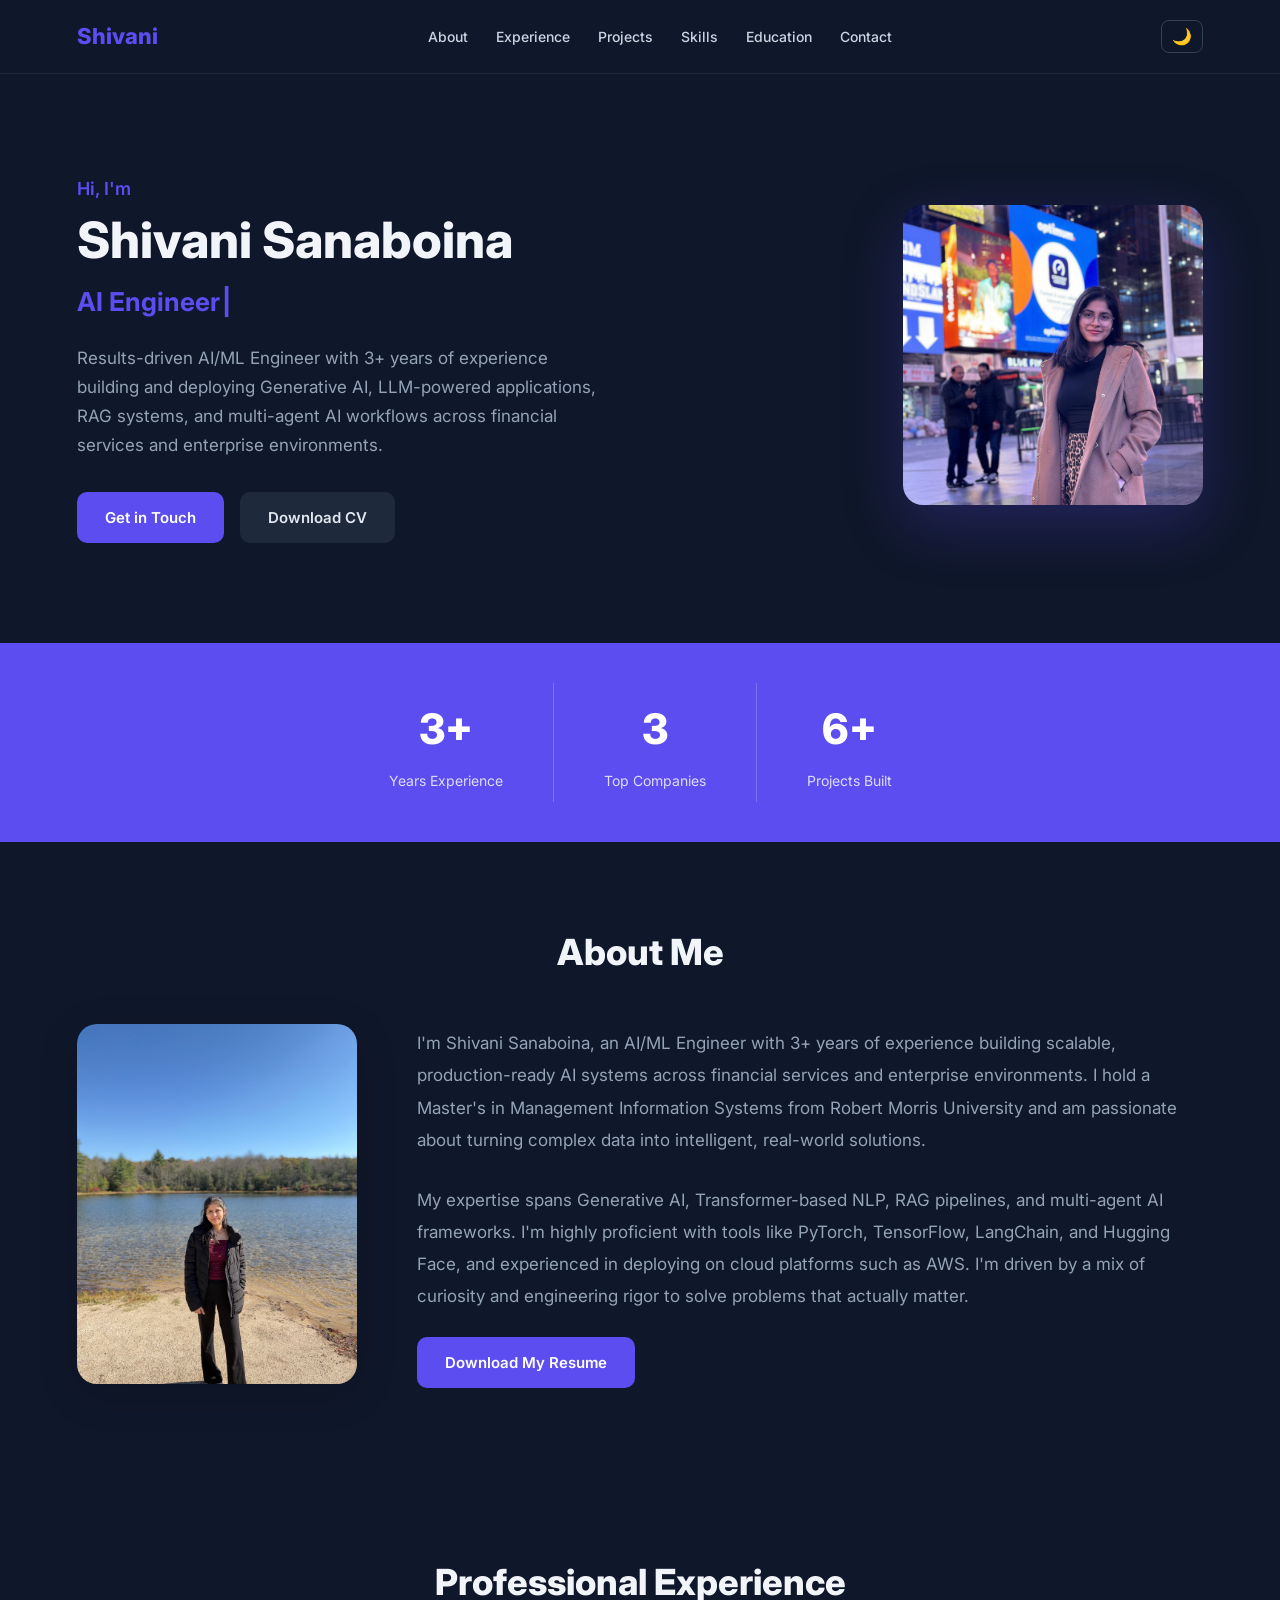
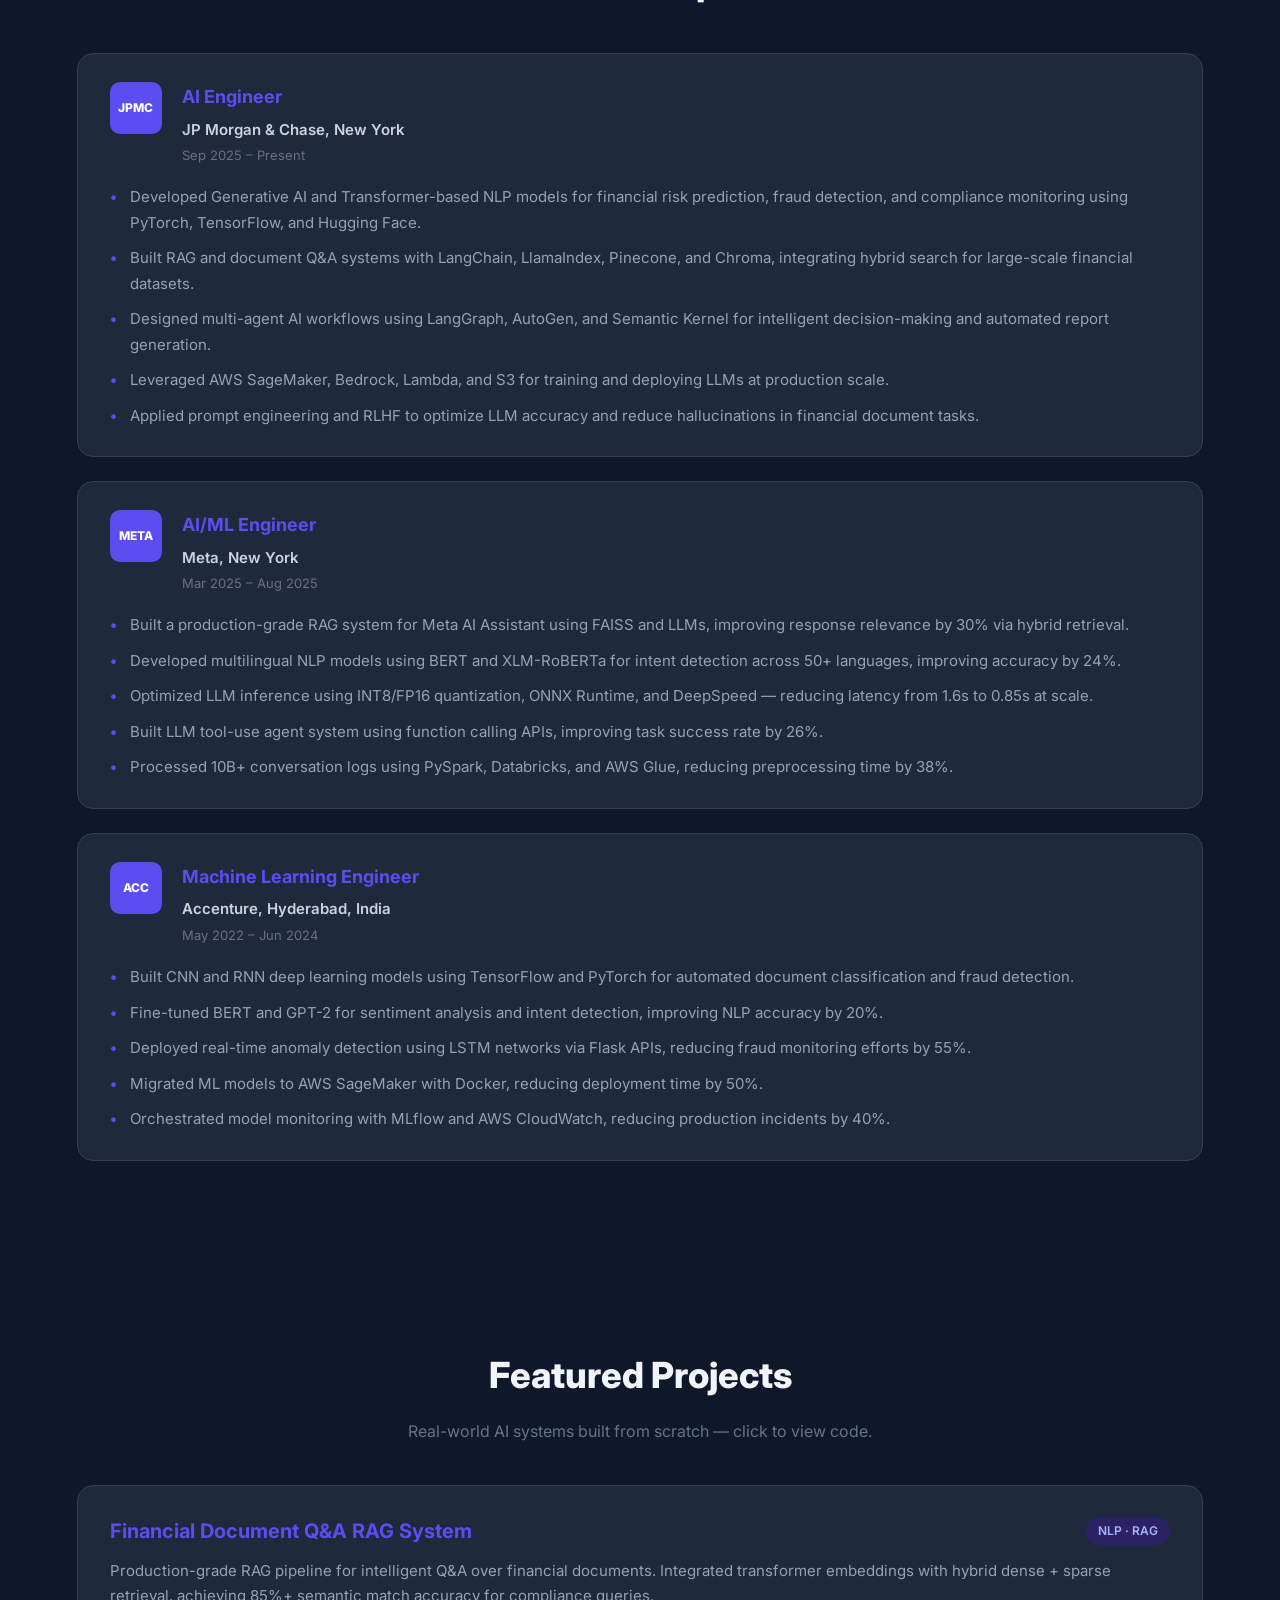
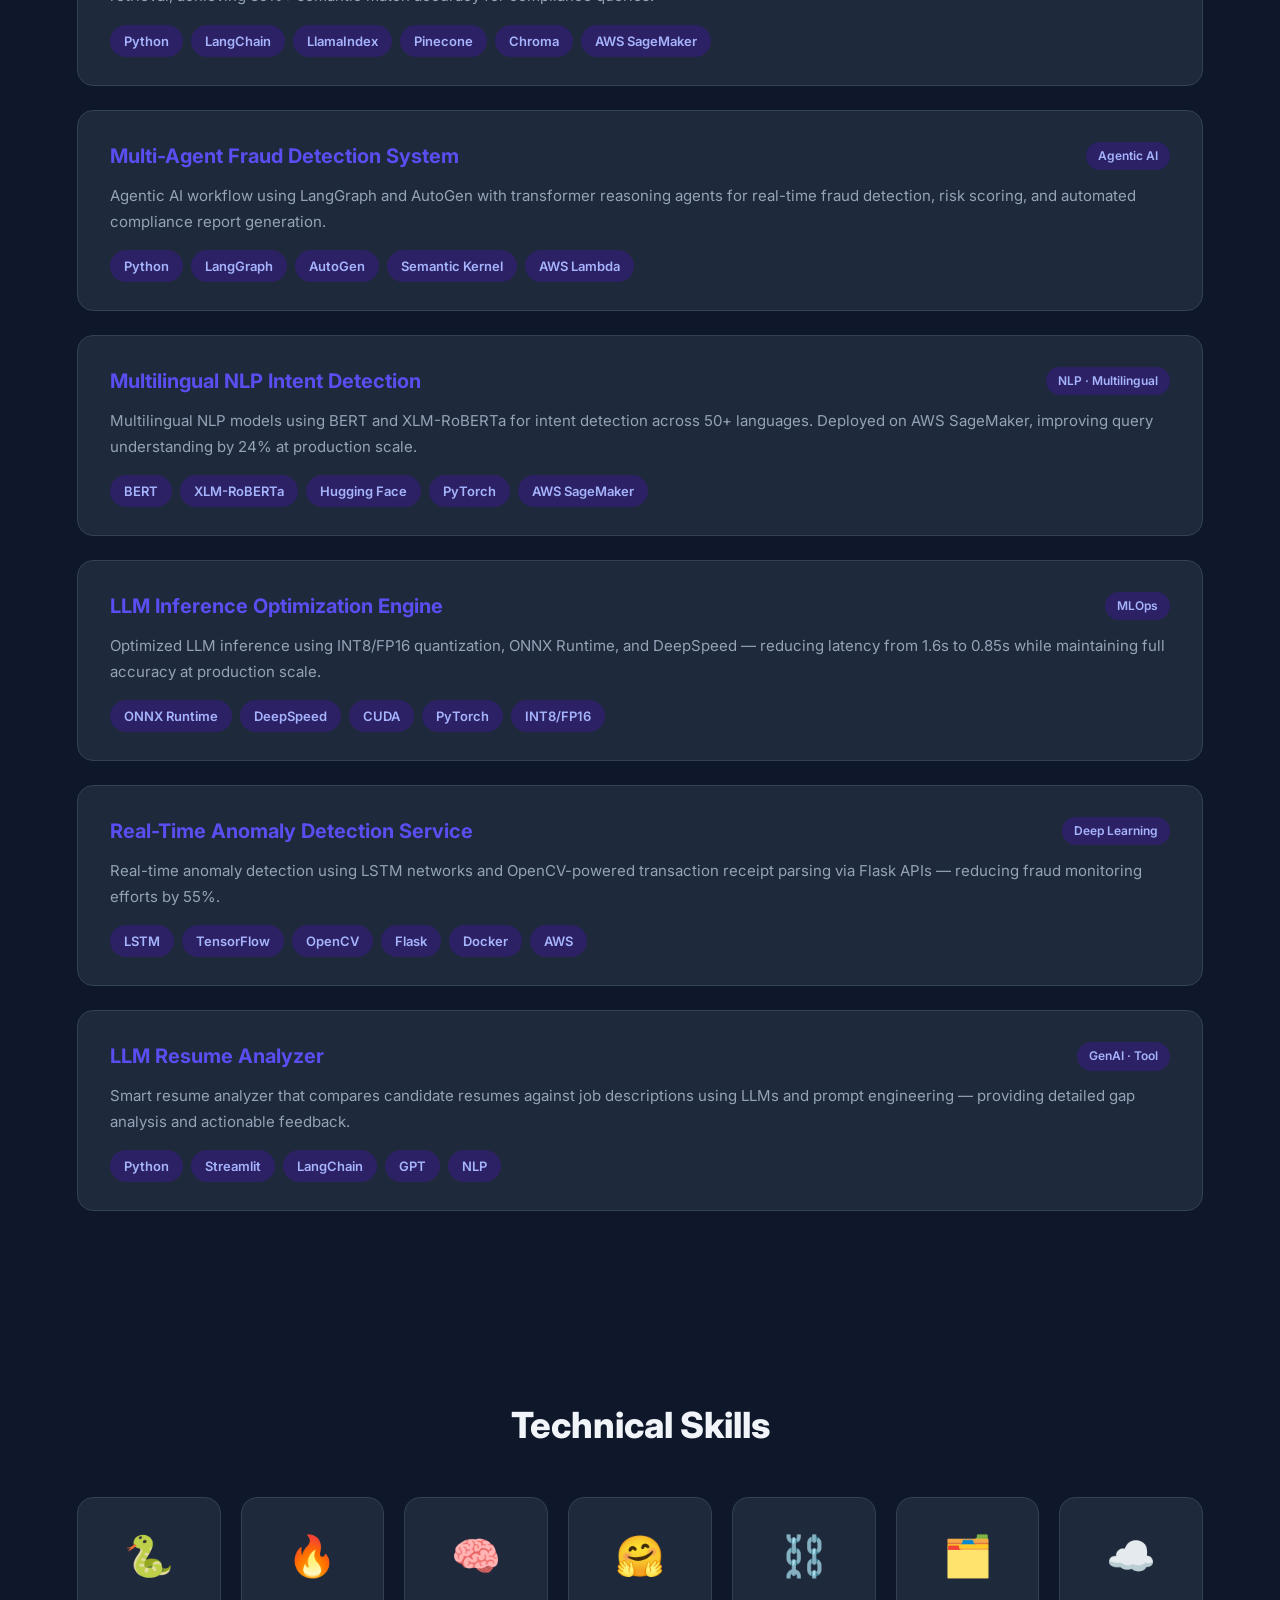
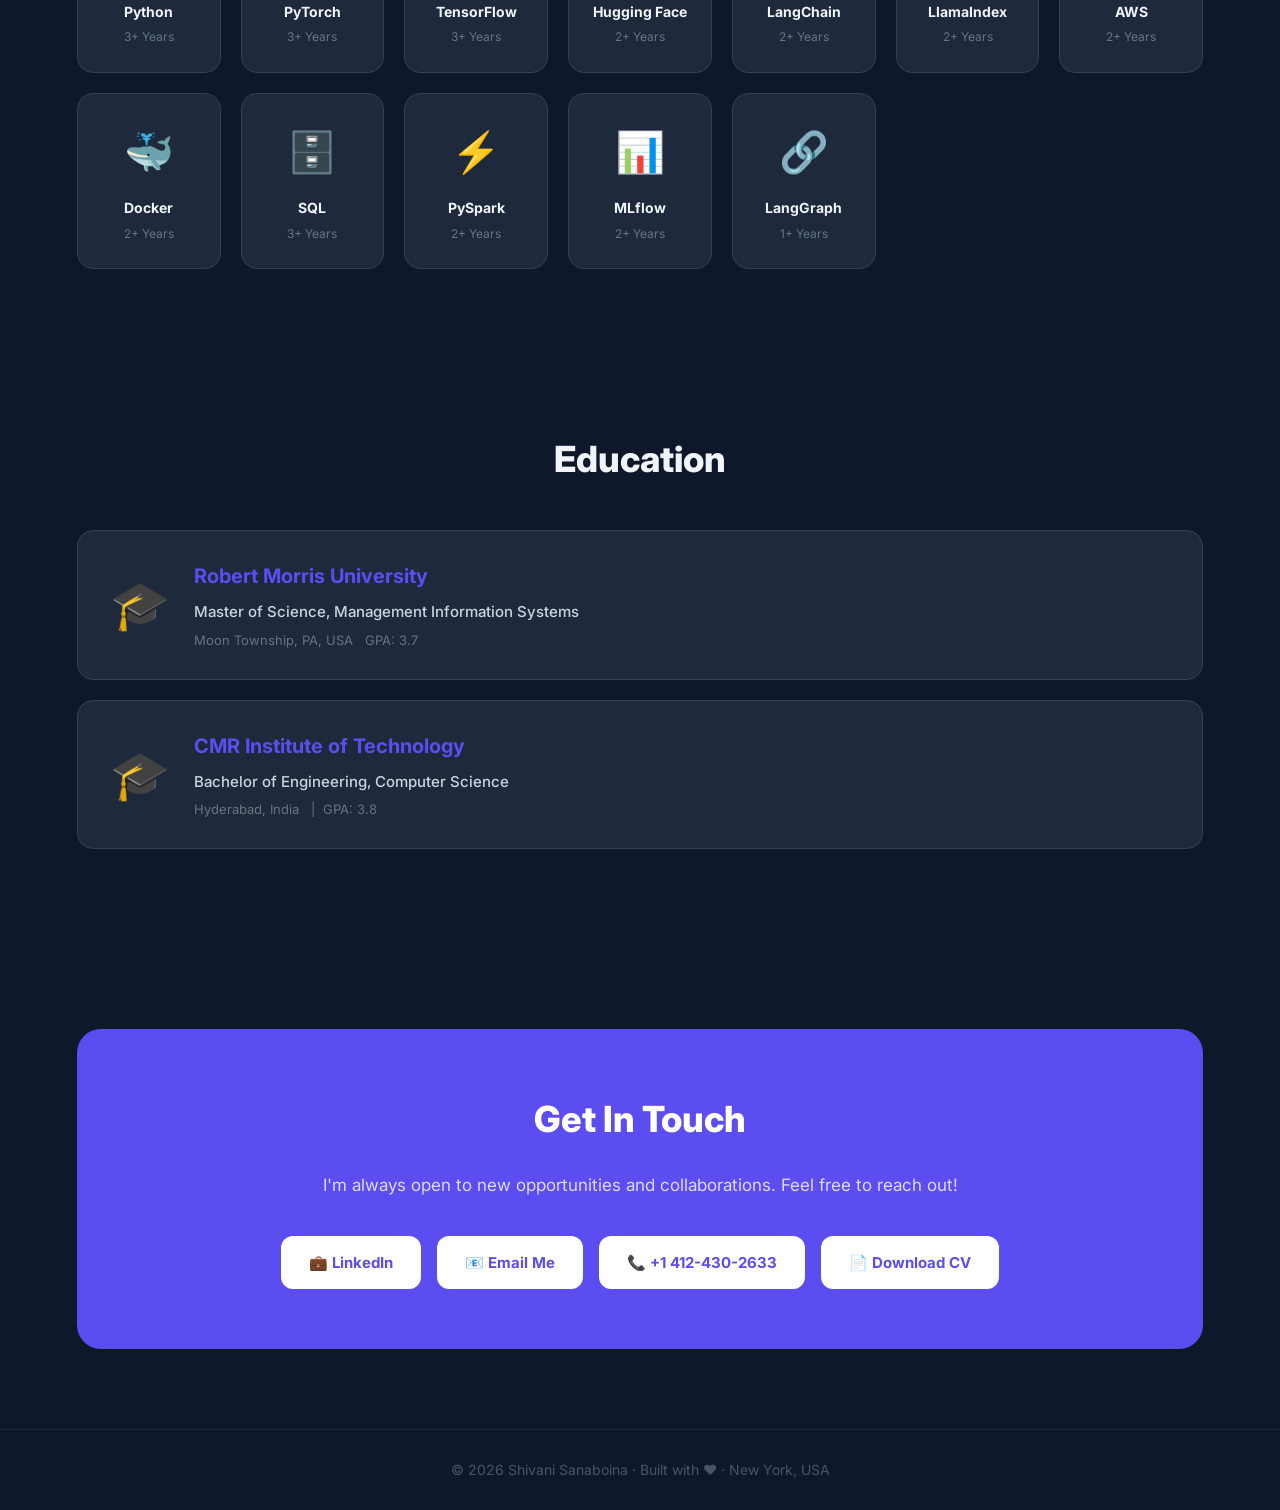
<file: index.html>
<!DOCTYPE html>
<html lang="en">
<head>
  <meta charset="UTF-8" />
  <meta name="viewport" content="width=device-width, initial-scale=1.0" />
  <title>Shivani Sanaboina | AI/ML Engineer</title>
  <link href="https://fonts.googleapis.com/css2?family=Inter:wght@400;500;600;700;800&display=swap" rel="stylesheet">
  <link rel="stylesheet" href="style.css" />
</head>
<body class="dark">

  <!-- NAVBAR -->
  <nav>
    <div class="logo">Shivani</div>
    <div class="nav-links">
      <a href="#about">About</a>
      <a href="#experience">Experience</a>
      <a href="#projects">Projects</a>
      <a href="#skills">Skills</a>
      <a href="#education">Education</a>
      <a href="#contact">Contact</a>
    </div>
    <div class="nav-right">
      <button id="theme-toggle">🌙</button>
      <button class="hamburger" id="hamburger">☰</button>
    </div>
  </nav>

  <!-- MOBILE MENU -->
  <div class="mobile-menu" id="mobile-menu">
    <a href="#about" onclick="closeMobileMenu()">About</a>
    <a href="#experience" onclick="closeMobileMenu()">Experience</a>
    <a href="#projects" onclick="closeMobileMenu()">Projects</a>
    <a href="#skills" onclick="closeMobileMenu()">Skills</a>
    <a href="#education" onclick="closeMobileMenu()">Education</a>
    <a href="#contact" onclick="closeMobileMenu()">Contact</a>
  </div>

  <!-- HERO -->
  <section class="hero" id="home">
    <div class="hero-text">
      <p class="hero-greeting">Hi, I'm</p>
      <h1>Shivani Sanaboina</h1>
      <h2 id="typed-text"></h2>
      <p class="hero-desc">
        Results-driven AI/ML Engineer with 3+ years of experience building and deploying Generative AI, LLM-powered applications, RAG systems, and multi-agent AI workflows across financial services and enterprise environments.
        
      </p>
      <div class="hero-buttons">
        <a href="mailto:sanaboinashivani7@gmail.com" class="btn">Get in Touch</a>
        <a href="Shivani Sanaboina_AI_Engineer.pdf" target="_blank" class="btn btn-secondary">Download CV</a>
      </div>
    </div>
    <div class="hero-image">
      <img src="IMG_3878.jpg" alt="Shivani Sanaboina" />
    </div>
  </section>

  <!-- STATS -->
  <section class="stats-section">
    <div class="stat">
      <h3>3+</h3>
      <p>Years Experience</p>
    </div>
    <div class="stat">
      <h3>3</h3>
      <p>Top Companies</p>
    </div>
    <div class="stat">
      <h3>6+</h3>
      <p>Projects Built</p>
    </div>
  </section>

  <!-- ABOUT -->
  <section id="about">
    <h2 class="section-title">About Me</h2>
    <div class="about-section">
      <div class="about-image">
        <img src="IMG_5640.jpg" alt="Shivani About Photo" />
      </div>
      <div class="about-content">
  <p>
    I'm Shivani Sanaboina, an AI/ML Engineer with 3+ years of experience building scalable,
    production-ready AI systems across financial services and enterprise environments.
    I hold a Master's in Management Information Systems from Robert Morris University
    and am passionate about turning complex data into intelligent, real-world solutions.
  </p>
  <br>
  <p>
    My expertise spans Generative AI, Transformer-based NLP, RAG pipelines, and
    multi-agent AI frameworks. I'm highly proficient with tools like PyTorch, TensorFlow,
    LangChain, and Hugging Face, and experienced in deploying on cloud platforms such as AWS.
    I'm driven by a mix of curiosity and engineering rigor to solve problems that actually matter.
  </p>
  <div style="margin-top: 24px;">
    <a href="Shivani Sanaboina_AI_Engineer.pdf" target="_blank" class="btn">Download My Resume</a>
  </div>
</div>
      
    </div>
  </section>

  <!-- EXPERIENCE -->
  <section id="experience">
    <h2 class="section-title">Professional Experience</h2>

    <div class="experience-card">
      <div class="exp-header">
        <div class="company-logo">JPMC</div>
        <div class="exp-meta">
          <h3>AI Engineer</h3>
          <p class="company-name">JP Morgan & Chase, New York</p>
          <p class="exp-date">Sep 2025 – Present</p>
        </div>
      </div>
      <ul class="exp-bullets">
        <li>Developed Generative AI and Transformer-based NLP models for financial risk prediction, fraud detection, and compliance monitoring using PyTorch, TensorFlow, and Hugging Face.</li>
        <li>Built RAG and document Q&A systems with LangChain, LlamaIndex, Pinecone, and Chroma, integrating hybrid search for large-scale financial datasets.</li>
        <li>Designed multi-agent AI workflows using LangGraph, AutoGen, and Semantic Kernel for intelligent decision-making and automated report generation.</li>
        <li>Leveraged AWS SageMaker, Bedrock, Lambda, and S3 for training and deploying LLMs at production scale.</li>
        <li>Applied prompt engineering and RLHF to optimize LLM accuracy and reduce hallucinations in financial document tasks.</li>
      </ul>
    </div>

    <div class="experience-card">
      <div class="exp-header">
        <div class="company-logo">META</div>
        <div class="exp-meta">
          <h3>AI/ML Engineer</h3>
          <p class="company-name">Meta, New York</p>
          <p class="exp-date">Mar 2025 – Aug 2025</p>
        </div>
      </div>
      <ul class="exp-bullets">
        <li>Built a production-grade RAG system for Meta AI Assistant using FAISS and LLMs, improving response relevance by 30% via hybrid retrieval.</li>
        <li>Developed multilingual NLP models using BERT and XLM-RoBERTa for intent detection across 50+ languages, improving accuracy by 24%.</li>
        <li>Optimized LLM inference using INT8/FP16 quantization, ONNX Runtime, and DeepSpeed — reducing latency from 1.6s to 0.85s at scale.</li>
        <li>Built LLM tool-use agent system using function calling APIs, improving task success rate by 26%.</li>
        <li>Processed 10B+ conversation logs using PySpark, Databricks, and AWS Glue, reducing preprocessing time by 38%.</li>
      </ul>
    </div>

    <div class="experience-card">
      <div class="exp-header">
        <div class="company-logo">ACC</div>
        <div class="exp-meta">
          <h3>Machine Learning Engineer</h3>
          <p class="company-name">Accenture, Hyderabad, India</p>
          <p class="exp-date">May 2022 – Jun 2024</p>
        </div>
      </div>
      <ul class="exp-bullets">
        <li>Built CNN and RNN deep learning models using TensorFlow and PyTorch for automated document classification and fraud detection.</li>
        <li>Fine-tuned BERT and GPT-2 for sentiment analysis and intent detection, improving NLP accuracy by 20%.</li>
        <li>Deployed real-time anomaly detection using LSTM networks via Flask APIs, reducing fraud monitoring efforts by 55%.</li>
        <li>Migrated ML models to AWS SageMaker with Docker, reducing deployment time by 50%.</li>
        <li>Orchestrated model monitoring with MLflow and AWS CloudWatch, reducing production incidents by 40%.</li>
      </ul>
    </div>
  </section>

  <!-- PROJECTS -->
  <section id="projects">
    <div class="projects-header">
      <h2 class="section-title">Featured Projects</h2>
      <p class="projects-sub">Real-world AI systems built from scratch — click to view code.</p>
    </div>

    <div class="project">
      <div class="project-top">
        <h3>Financial Document Q&A RAG System</h3>
        <span class="project-badge">NLP · RAG</span>
      </div>
      <p>Production-grade RAG pipeline for intelligent Q&A over financial documents. Integrated transformer embeddings with hybrid dense + sparse retrieval, achieving 85%+ semantic match accuracy for compliance queries.</p>
      <div class="tags">
        <span class="tag">Python</span>
        <span class="tag">LangChain</span>
        <span class="tag">LlamaIndex</span>
        <span class="tag">Pinecone</span>
        <span class="tag">Chroma</span>
        <span class="tag">AWS SageMaker</span>
      </div>
    </div>

    <div class="project">
      <div class="project-top">
        <h3>Multi-Agent Fraud Detection System</h3>
        <span class="project-badge">Agentic AI</span>
      </div>
      <p>Agentic AI workflow using LangGraph and AutoGen with transformer reasoning agents for real-time fraud detection, risk scoring, and automated compliance report generation.</p>
      <div class="tags">
        <span class="tag">Python</span>
        <span class="tag">LangGraph</span>
        <span class="tag">AutoGen</span>
        <span class="tag">Semantic Kernel</span>
        <span class="tag">AWS Lambda</span>
      </div>
    </div>

    <div class="project">
      <div class="project-top">
        <h3>Multilingual NLP Intent Detection</h3>
        <span class="project-badge">NLP · Multilingual</span>
      </div>
      <p>Multilingual NLP models using BERT and XLM-RoBERTa for intent detection across 50+ languages. Deployed on AWS SageMaker, improving query understanding by 24% at production scale.</p>
      <div class="tags">
        <span class="tag">BERT</span>
        <span class="tag">XLM-RoBERTa</span>
        <span class="tag">Hugging Face</span>
        <span class="tag">PyTorch</span>
        <span class="tag">AWS SageMaker</span>
      </div>
    </div>

    <div class="project">
      <div class="project-top">
        <h3>LLM Inference Optimization Engine</h3>
        <span class="project-badge">MLOps</span>
      </div>
      <p>Optimized LLM inference using INT8/FP16 quantization, ONNX Runtime, and DeepSpeed — reducing latency from 1.6s to 0.85s while maintaining full accuracy at production scale.</p>
      <div class="tags">
        <span class="tag">ONNX Runtime</span>
        <span class="tag">DeepSpeed</span>
        <span class="tag">CUDA</span>
        <span class="tag">PyTorch</span>
        <span class="tag">INT8/FP16</span>
      </div>
    </div>

    <div class="project">
      <div class="project-top">
        <h3>Real-Time Anomaly Detection Service</h3>
        <span class="project-badge">Deep Learning</span>
      </div>
      <p>Real-time anomaly detection using LSTM networks and OpenCV-powered transaction receipt parsing via Flask APIs — reducing fraud monitoring efforts by 55%.</p>
      <div class="tags">
        <span class="tag">LSTM</span>
        <span class="tag">TensorFlow</span>
        <span class="tag">OpenCV</span>
        <span class="tag">Flask</span>
        <span class="tag">Docker</span>
        <span class="tag">AWS</span>
      </div>
    </div>

    <div class="project">
      <div class="project-top">
        <h3>LLM Resume Analyzer</h3>
        <span class="project-badge">GenAI · Tool</span>
      </div>
      <p>Smart resume analyzer that compares candidate resumes against job descriptions using LLMs and prompt engineering — providing detailed gap analysis and actionable feedback.</p>
      <div class="tags">
        <span class="tag">Python</span>
        <span class="tag">Streamlit</span>
        <span class="tag">LangChain</span>
        <span class="tag">GPT</span>
        <span class="tag">NLP</span>
      </div>
    </div>


  </section>

  <!-- SKILLS -->
  <section id="skills">
    <h2 class="section-title">Technical Skills</h2>
    <div class="skills-icons-grid">

      <div class="skill-icon-card">
        <div class="skill-icon">🐍</div>
        <p class="skill-name">Python</p>
        <p class="skill-years">3+ Years</p>
      </div>
      <div class="skill-icon-card">
        <div class="skill-icon">🔥</div>
        <p class="skill-name">PyTorch</p>
        <p class="skill-years">3+ Years</p>
      </div>
      <div class="skill-icon-card">
        <div class="skill-icon">🧠</div>
        <p class="skill-name">TensorFlow</p>
        <p class="skill-years">3+ Years</p>
      </div>
      <div class="skill-icon-card">
        <div class="skill-icon">🤗</div>
        <p class="skill-name">Hugging Face</p>
        <p class="skill-years">2+ Years</p>
      </div>
      <div class="skill-icon-card">
        <div class="skill-icon">⛓️</div>
        <p class="skill-name">LangChain</p>
        <p class="skill-years">2+ Years</p>
      </div>
      <div class="skill-icon-card">
        <div class="skill-icon">🗂️</div>
        <p class="skill-name">LlamaIndex</p>
        <p class="skill-years">2+ Years</p>
      </div>
      <div class="skill-icon-card">
        <div class="skill-icon">☁️</div>
        <p class="skill-name">AWS</p>
        <p class="skill-years">2+ Years</p>
      </div>
      <div class="skill-icon-card">
        <div class="skill-icon">🐳</div>
        <p class="skill-name">Docker</p>
        <p class="skill-years">2+ Years</p>
      </div>
      <div class="skill-icon-card">
        <div class="skill-icon">🗄️</div>
        <p class="skill-name">SQL</p>
        <p class="skill-years">3+ Years</p>
      </div>
      <div class="skill-icon-card">
        <div class="skill-icon">⚡</div>
        <p class="skill-name">PySpark</p>
        <p class="skill-years">2+ Years</p>
      </div>
      <div class="skill-icon-card">
        <div class="skill-icon">📊</div>
        <p class="skill-name">MLflow</p>
        <p class="skill-years">2+ Years</p>
      </div>
      <div class="skill-icon-card">
        <div class="skill-icon">🔗</div>
        <p class="skill-name">LangGraph</p>
        <p class="skill-years">1+ Years</p>
      </div>

    </div>
  </section>

  <!-- EDUCATION -->
  <section id="education">
    <h2 class="section-title">Education</h2>
    <div class="education-card">
      <div class="edu-logo">🎓</div>
      <div class="edu-info">
        <h3>Robert Morris University</h3>
        <p class="edu-degree">Master of Science, Management Information Systems</p>
        <p class="edu-location">Moon Township, PA, USA &nbsp; GPA: 3.7</p>
      </div>
    </div>
    <div class="education-card">
      <div class="edu-logo">🎓</div>
      <div class="edu-info">
        <h3>CMR Institute of Technology</h3>
        <p class="edu-degree">Bachelor of Engineering, Computer Science</p>
        <p class="edu-location">Hyderabad, India &nbsp; |&nbsp; GPA: 3.8</p>
      </div>
    </div>
  </section>

  <!-- CONTACT -->
  <section id="contact">
    <div class="contact-box">
      <h2 class="section-title" style="color:white;">Get In Touch</h2>
      <p class="contact-sub">I'm always open to new opportunities and collaborations. Feel free to reach out!</p>
      <div class="contact-buttons">
        <a href="https://www.linkedin.com/in/shivani-sanaboina" target="_blank" class="contact-btn">
          💼 LinkedIn
        </a>
        <a href="mailto:sanaboinashivani7@gmail.com" class="contact-btn">
          📧 Email Me
        </a>
        <a href="tel:+14124302633" class="contact-btn">
          📞 +1 412-430-2633
        </a>
        <a href="Shivani Sanaboina_AI_Engineer.pdf" target="_blank" class="contact-btn">
          📄 Download CV
        </a>
      </div>
    </div>
  </section>

  <!-- FOOTER -->
  <footer>
    <p>© 2026 Shivani Sanaboina · Built with ❤️ · New York, USA</p>
  </footer>

  <script>
    // Theme toggle
    const toggle = document.getElementById("theme-toggle");
    toggle.addEventListener("click", () => {
      document.body.classList.toggle("dark");
      const isDark = document.body.classList.contains("dark");
      toggle.textContent = isDark ? "🌙" : "☀️";
    });

    // Hamburger
    const hamburger = document.getElementById("hamburger");
    const mobileMenu = document.getElementById("mobile-menu");
    hamburger.addEventListener("click", () => {
      mobileMenu.classList.toggle("open");
    });
    function closeMobileMenu() {
      mobileMenu.classList.remove("open");
    }

    // Typing animation
    const roles = ["AI Engineer", "ML Engineer", "GenAI Specialist", "LLM Developer"];
    let roleIndex = 0;
    let charIndex = 0;
    let isDeleting = false;
    const typedEl = document.getElementById("typed-text");

    function type() {
      const current = roles[roleIndex];
      if (isDeleting) {
        typedEl.textContent = current.substring(0, charIndex--);
      } else {
        typedEl.textContent = current.substring(0, charIndex++);
      }
      if (!isDeleting && charIndex === current.length + 1) {
        setTimeout(() => isDeleting = true, 1500);
      } else if (isDeleting && charIndex === 0) {
        isDeleting = false;
        roleIndex = (roleIndex + 1) % roles.length;
      }
      setTimeout(type, isDeleting ? 60 : 100);
    }
    type();
  </script>

</body>
</html>
</file>
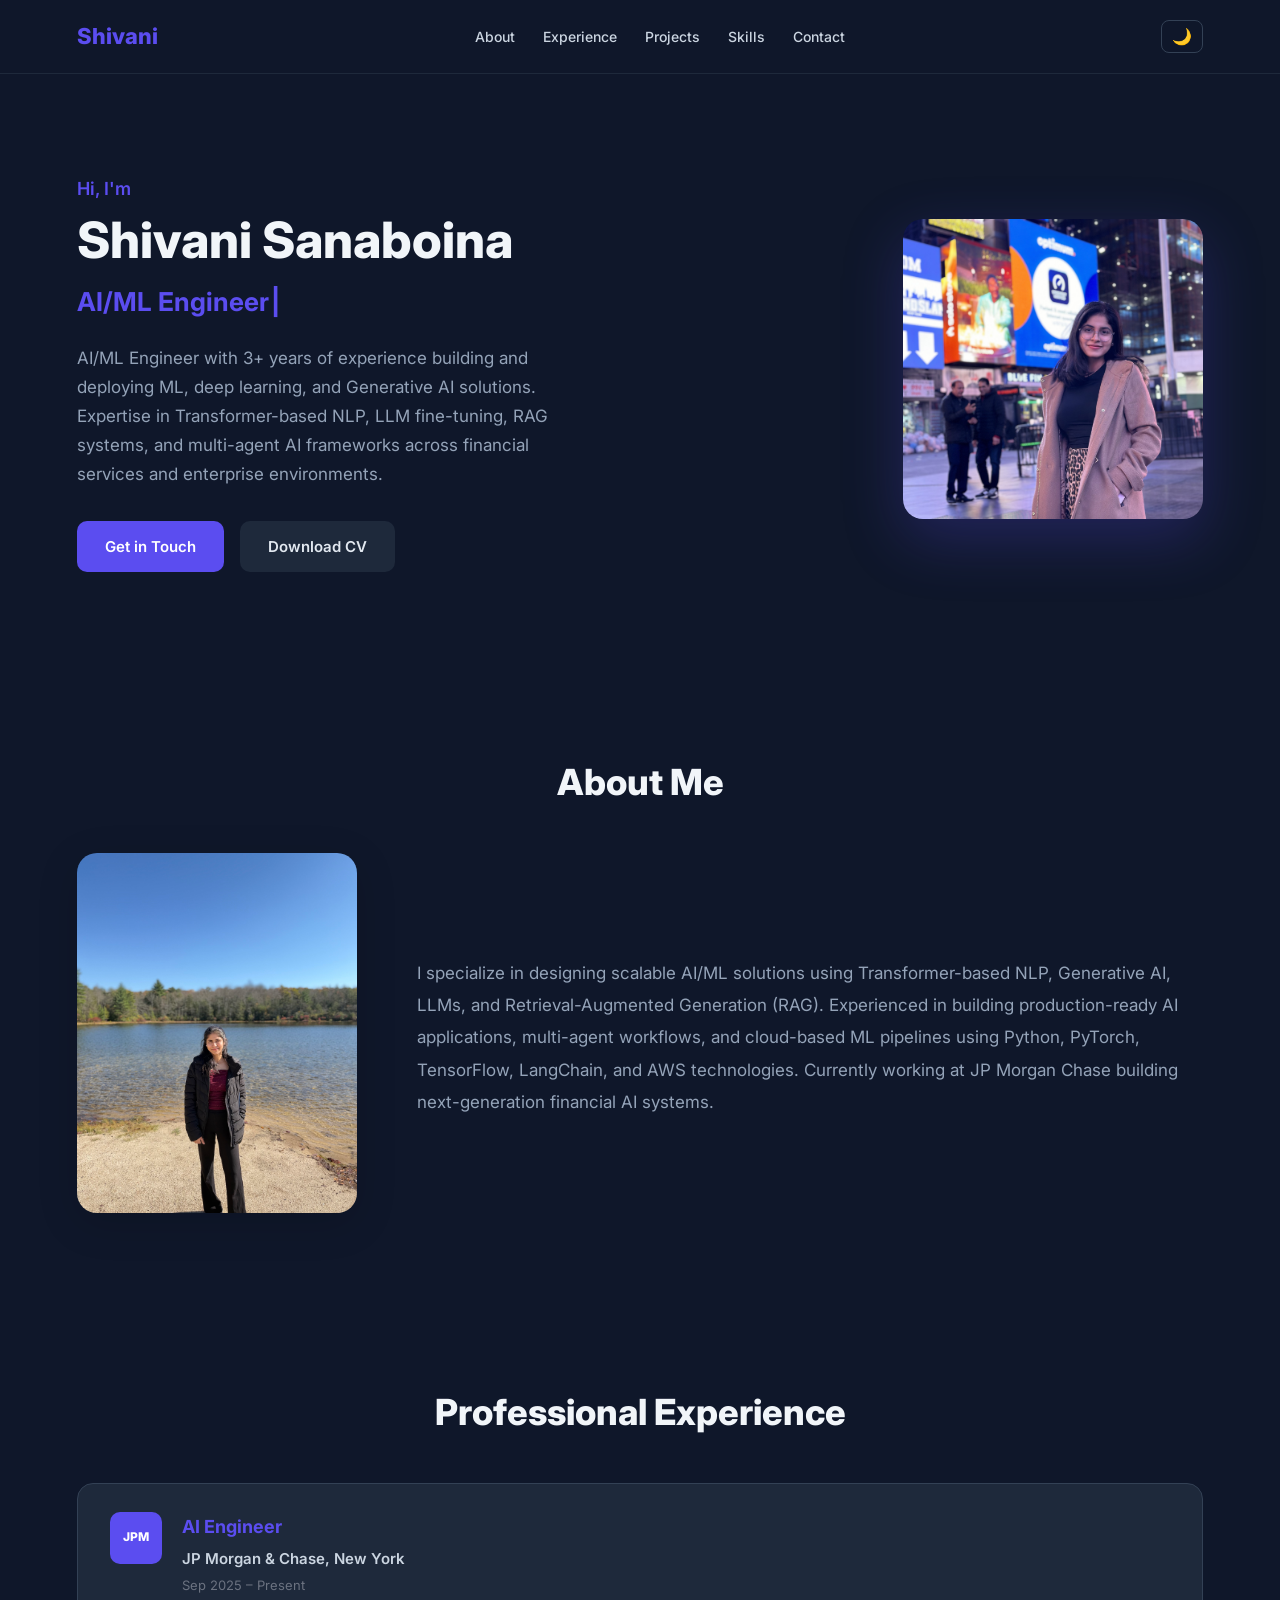
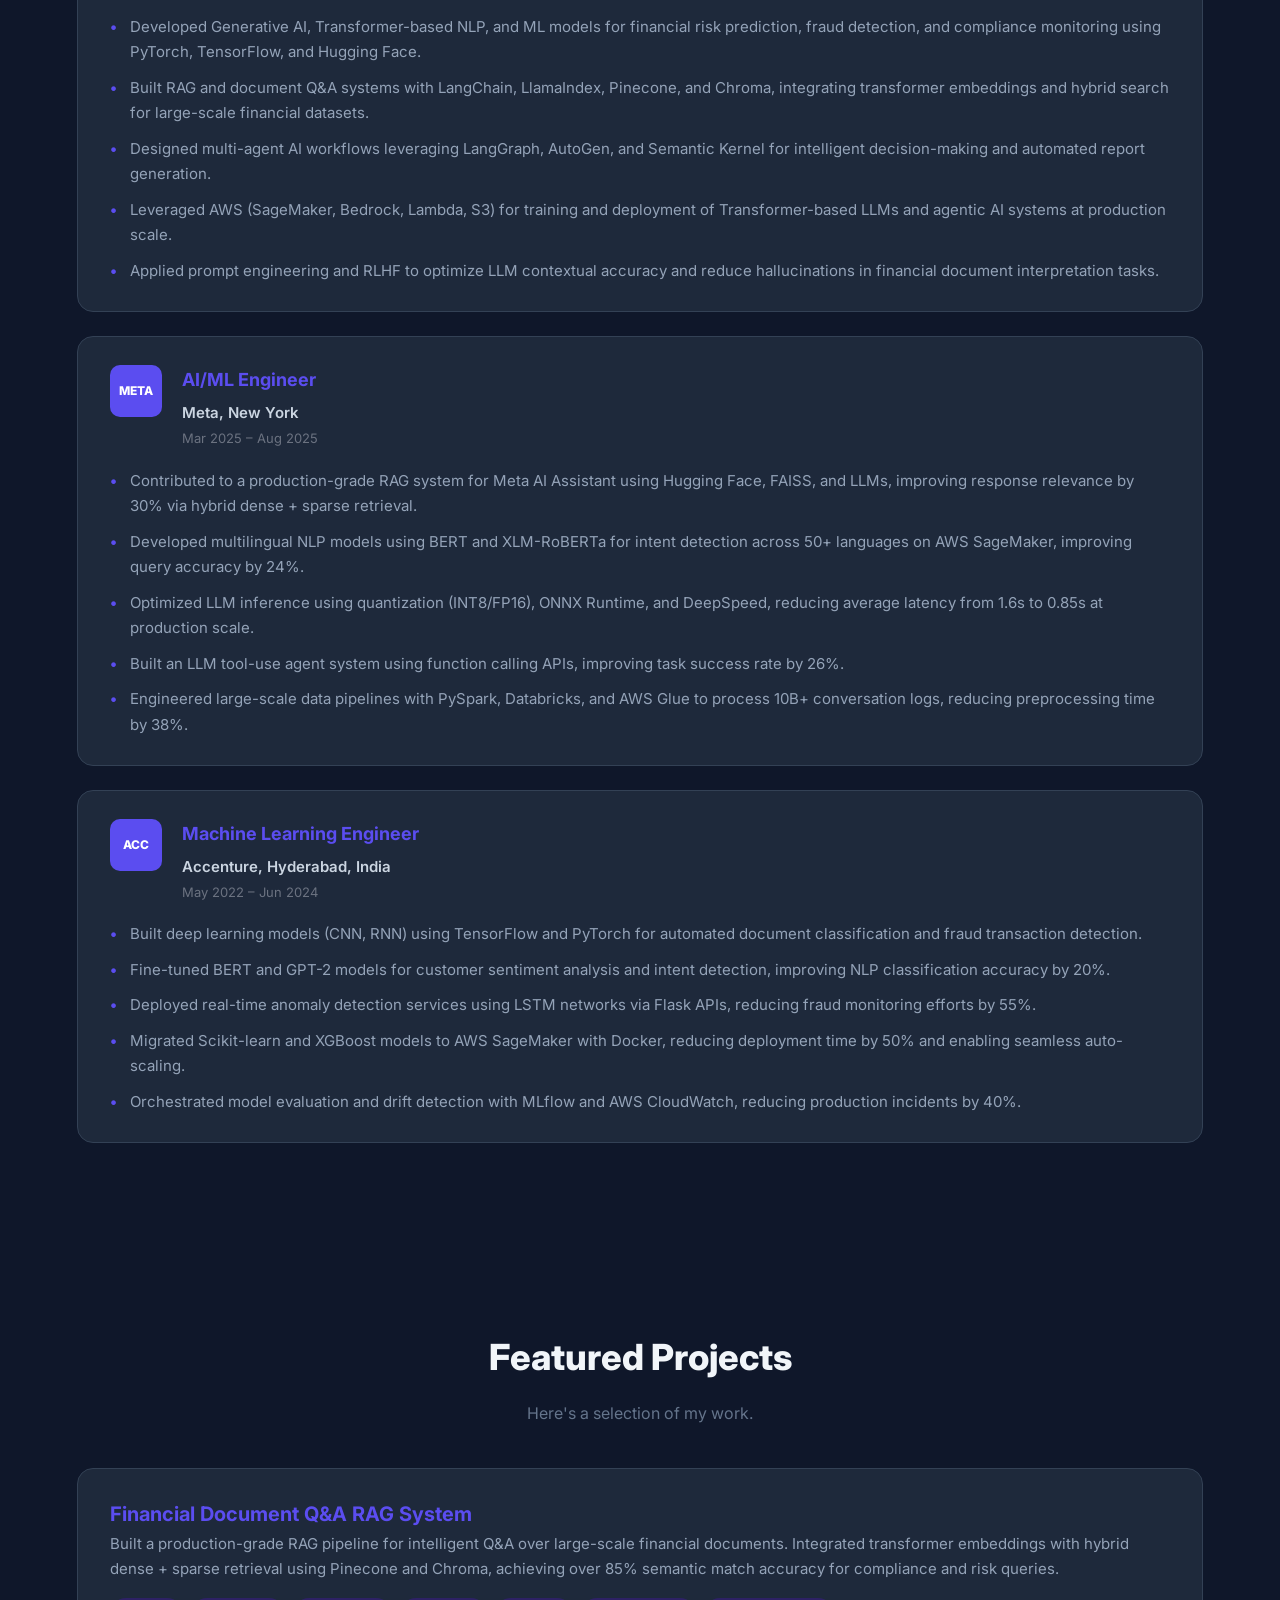
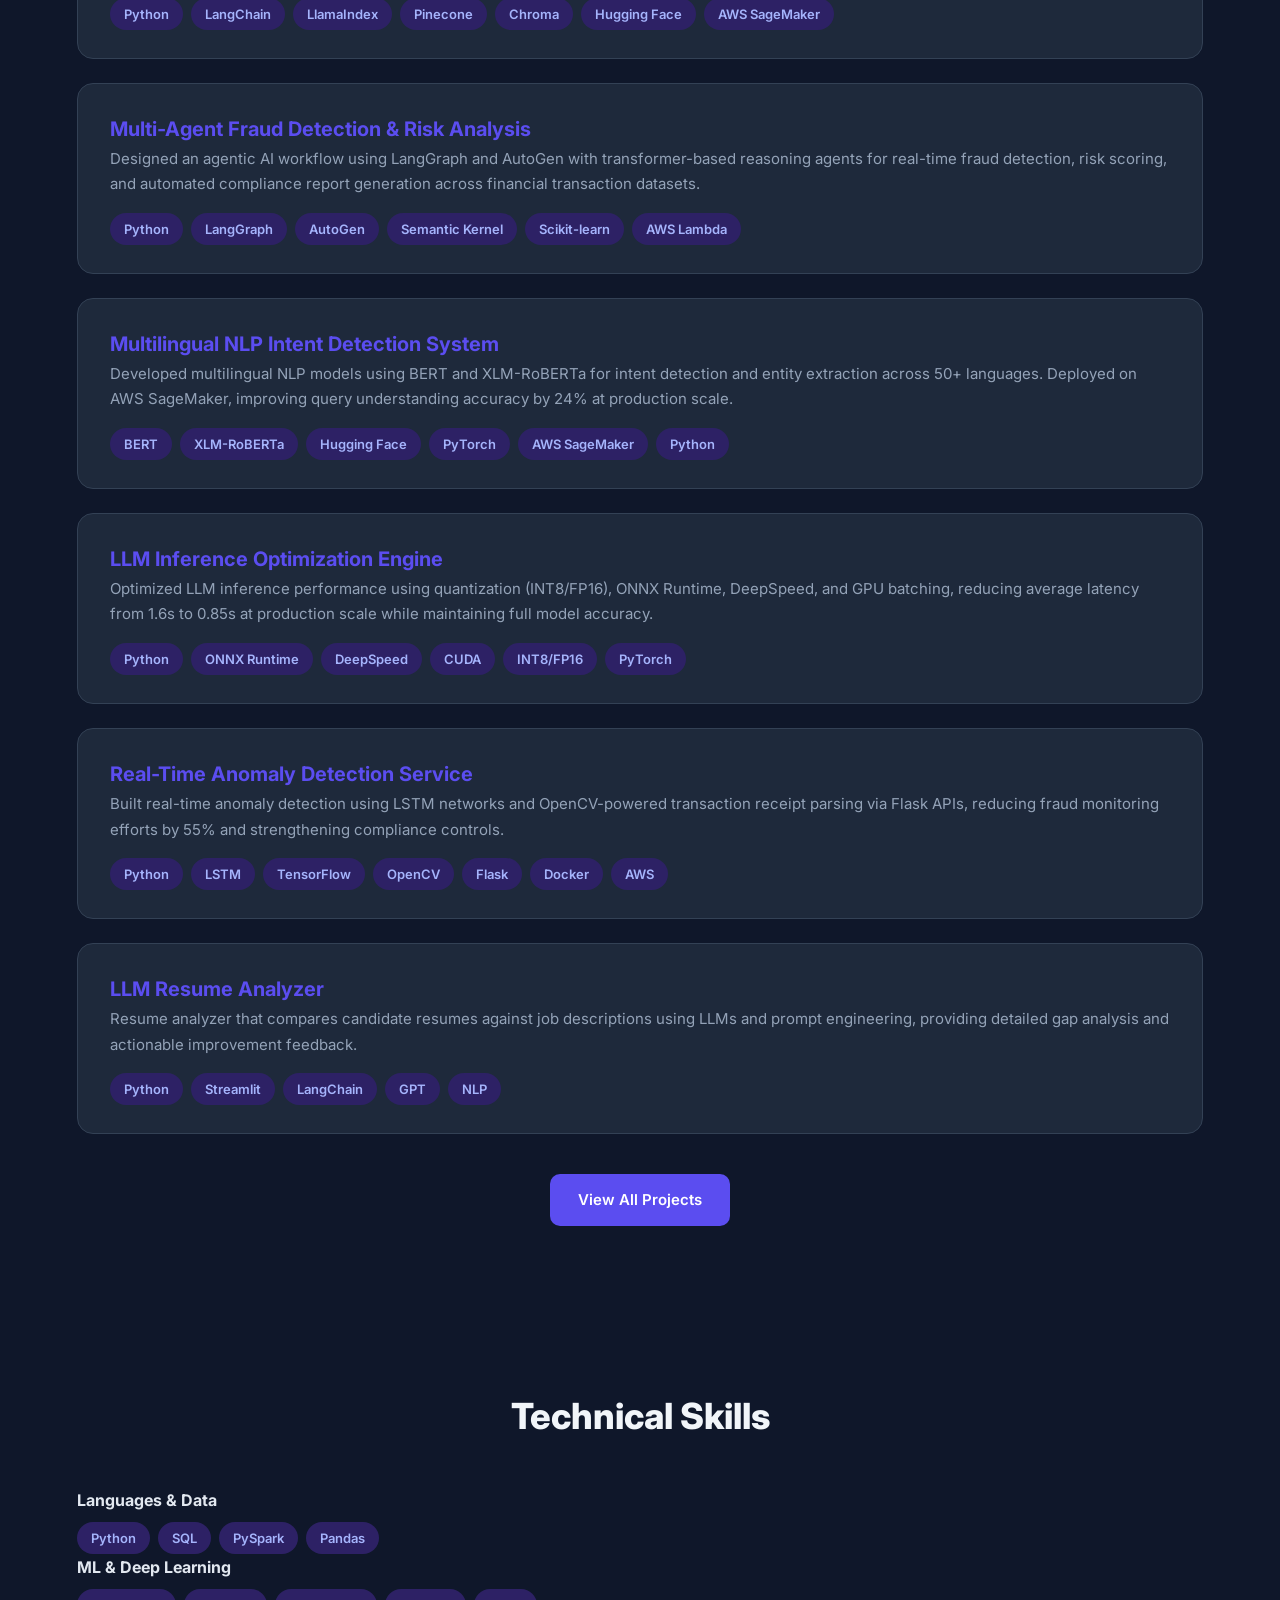
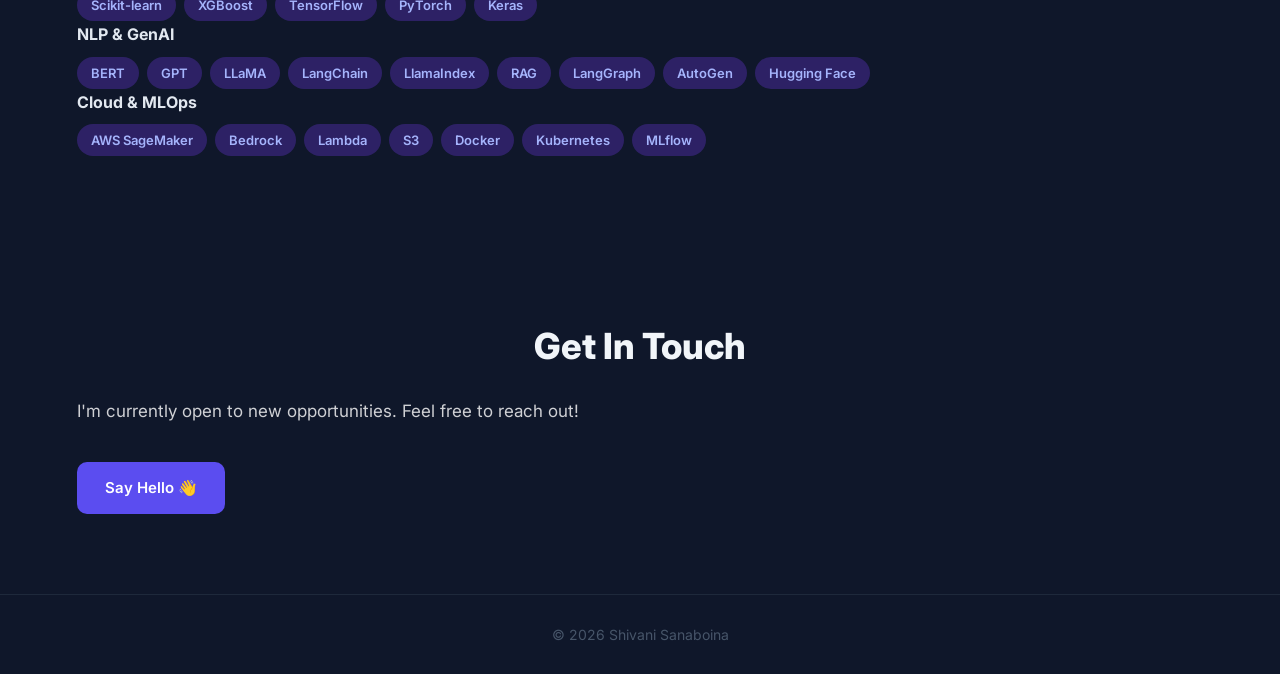
<file: index (1).html>
<!DOCTYPE html>
<html lang="en">
<head>
  <meta charset="UTF-8" />
  <meta name="viewport" content="width=device-width, initial-scale=1.0" />
  <title>Shivani Sanaboina | AI Engineer</title>
  <link href="https://fonts.googleapis.com/css2?family=Inter:wght@400;500;600;700;800&display=swap" rel="stylesheet">
  <link rel="stylesheet" href="style.css" />
</head>
<body class="dark">

  <!-- NAVBAR -->
  <nav>
    <div class="logo">Shivani</div>
    <div class="nav-links" id="nav-links">
      <a href="#about">About</a>
      <a href="#experience">Experience</a>
      <a href="#projects">Projects</a>
      <a href="#skills">Skills</a>
      <a href="#contact">Contact</a>
    </div>
    <div class="nav-right">
      <button id="theme-toggle" aria-label="Toggle theme">🌙</button>
      <button class="hamburger" id="hamburger" aria-label="Menu">☰</button>
    </div>
  </nav>

  <!-- MOBILE MENU -->
  <div class="mobile-menu" id="mobile-menu">
    <a href="#about" onclick="closeMobileMenu()">About</a>
    <a href="#experience" onclick="closeMobileMenu()">Experience</a>
    <a href="#projects" onclick="closeMobileMenu()">Projects</a>
    <a href="#skills" onclick="closeMobileMenu()">Skills</a>
    <a href="#contact" onclick="closeMobileMenu()">Contact</a>
  </div>

  <!-- HERO -->
  <section class="hero" id="home">
    <div class="hero-text">
      <p class="hero-greeting">Hi, I'm</p>
      <h1>Shivani Sanaboina</h1>
      <h2>AI/ML Engineer</h2>
      <p class="hero-desc">
        AI/ML Engineer with 3+ years of experience building and deploying ML, deep learning,
        and Generative AI solutions. Expertise in Transformer-based NLP, LLM fine-tuning,
        RAG systems, and multi-agent AI frameworks across financial services and enterprise environments.
      </p>
      <div class="hero-buttons">
        <a href="mailto:sanaboinashivani7@gmail.com" class="btn">Get in Touch</a>
        <a href="Shivani Sanaboina_AI_Engineer.pdf" target="_blank" class="btn btn-secondary">Download CV</a>
      </div>
    </div>
    <div class="hero-image">
      <img src="IMG_3878.jpg" alt="Shivani Sanaboina" />
    </div>
  </section>

  <!-- ABOUT -->
  <section id="about">
    <h2 class="section-title">About Me</h2>
    <div class="about-section">
      <div class="about-image">
        <img src="IMG_5640.jpg" alt="Shivani About Photo" />
      </div>
      <div class="about-content">
        <p>
          I specialize in designing scalable AI/ML solutions using Transformer-based NLP,
          Generative AI, LLMs, and Retrieval-Augmented Generation (RAG). Experienced in
          building production-ready AI applications, multi-agent workflows, and cloud-based
          ML pipelines using Python, PyTorch, TensorFlow, LangChain, and AWS technologies.
          Currently working at JP Morgan Chase building next-generation financial AI systems.
        </p>
      </div>
    </div>
  </section>

  <!-- EXPERIENCE -->
  <section id="experience">
    <h2 class="section-title">Professional Experience</h2>

    <!-- JP Morgan -->
    <div class="experience-card">
      <div class="exp-header">
        <div class="company-logo">JPM</div>
        <div class="exp-meta">
          <h3>AI Engineer</h3>
          <p class="company-name">JP Morgan & Chase, New York</p>
          <p class="exp-date">Sep 2025 – Present</p>
        </div>
      </div>
      <ul class="exp-bullets">
        <li>Developed Generative AI, Transformer-based NLP, and ML models for financial risk prediction, fraud detection, and compliance monitoring using PyTorch, TensorFlow, and Hugging Face.</li>
        <li>Built RAG and document Q&A systems with LangChain, LlamaIndex, Pinecone, and Chroma, integrating transformer embeddings and hybrid search for large-scale financial datasets.</li>
        <li>Designed multi-agent AI workflows leveraging LangGraph, AutoGen, and Semantic Kernel for intelligent decision-making and automated report generation.</li>
        <li>Leveraged AWS (SageMaker, Bedrock, Lambda, S3) for training and deployment of Transformer-based LLMs and agentic AI systems at production scale.</li>
        <li>Applied prompt engineering and RLHF to optimize LLM contextual accuracy and reduce hallucinations in financial document interpretation tasks.</li>
      </ul>
    </div>

    <!-- Meta -->
    <div class="experience-card">
      <div class="exp-header">
        <div class="company-logo">META</div>
        <div class="exp-meta">
          <h3>AI/ML Engineer</h3>
          <p class="company-name">Meta, New York</p>
          <p class="exp-date">Mar 2025 – Aug 2025</p>
        </div>
      </div>
      <ul class="exp-bullets">
        <li>Contributed to a production-grade RAG system for Meta AI Assistant using Hugging Face, FAISS, and LLMs, improving response relevance by 30% via hybrid dense + sparse retrieval.</li>
        <li>Developed multilingual NLP models using BERT and XLM-RoBERTa for intent detection across 50+ languages on AWS SageMaker, improving query accuracy by 24%.</li>
        <li>Optimized LLM inference using quantization (INT8/FP16), ONNX Runtime, and DeepSpeed, reducing average latency from 1.6s to 0.85s at production scale.</li>
        <li>Built an LLM tool-use agent system using function calling APIs, improving task success rate by 26%.</li>
        <li>Engineered large-scale data pipelines with PySpark, Databricks, and AWS Glue to process 10B+ conversation logs, reducing preprocessing time by 38%.</li>
      </ul>
    </div>

    <!-- Accenture -->
    <div class="experience-card">
      <div class="exp-header">
        <div class="company-logo">ACC</div>
        <div class="exp-meta">
          <h3>Machine Learning Engineer</h3>
          <p class="company-name">Accenture, Hyderabad, India</p>
          <p class="exp-date">May 2022 – Jun 2024</p>
        </div>
      </div>
      <ul class="exp-bullets">
        <li>Built deep learning models (CNN, RNN) using TensorFlow and PyTorch for automated document classification and fraud transaction detection.</li>
        <li>Fine-tuned BERT and GPT-2 models for customer sentiment analysis and intent detection, improving NLP classification accuracy by 20%.</li>
        <li>Deployed real-time anomaly detection services using LSTM networks via Flask APIs, reducing fraud monitoring efforts by 55%.</li>
        <li>Migrated Scikit-learn and XGBoost models to AWS SageMaker with Docker, reducing deployment time by 50% and enabling seamless auto-scaling.</li>
        <li>Orchestrated model evaluation and drift detection with MLflow and AWS CloudWatch, reducing production incidents by 40%.</li>
      </ul>
    </div>
  </section>

  <!-- PROJECTS -->
  <section id="projects">
    <div class="projects-header">
      <h2 class="section-title">Featured Projects</h2>
      <p class="projects-sub">Here's a selection of my work.</p>
    </div>

    <div class="project">
      <h3>Financial Document Q&A RAG System</h3>
      <p>Built a production-grade RAG pipeline for intelligent Q&A over large-scale financial documents. Integrated transformer embeddings with hybrid dense + sparse retrieval using Pinecone and Chroma, achieving over 85% semantic match accuracy for compliance and risk queries.</p>
      <div class="tags">
        <span class="tag">Python</span>
        <span class="tag">LangChain</span>
        <span class="tag">LlamaIndex</span>
        <span class="tag">Pinecone</span>
        <span class="tag">Chroma</span>
        <span class="tag">Hugging Face</span>
        <span class="tag">AWS SageMaker</span>
      </div>
    </div>

    <div class="project">
      <h3>Multi-Agent Fraud Detection & Risk Analysis</h3>
      <p>Designed an agentic AI workflow using LangGraph and AutoGen with transformer-based reasoning agents for real-time fraud detection, risk scoring, and automated compliance report generation across financial transaction datasets.</p>
      <div class="tags">
        <span class="tag">Python</span>
        <span class="tag">LangGraph</span>
        <span class="tag">AutoGen</span>
        <span class="tag">Semantic Kernel</span>
        <span class="tag">Scikit-learn</span>
        <span class="tag">AWS Lambda</span>
      </div>
    </div>

    <div class="project">
      <h3>Multilingual NLP Intent Detection System</h3>
      <p>Developed multilingual NLP models using BERT and XLM-RoBERTa for intent detection and entity extraction across 50+ languages. Deployed on AWS SageMaker, improving query understanding accuracy by 24% at production scale.</p>
      <div class="tags">
        <span class="tag">BERT</span>
        <span class="tag">XLM-RoBERTa</span>
        <span class="tag">Hugging Face</span>
        <span class="tag">PyTorch</span>
        <span class="tag">AWS SageMaker</span>
        <span class="tag">Python</span>
      </div>
    </div>

    <div class="project">
      <h3>LLM Inference Optimization Engine</h3>
      <p>Optimized LLM inference performance using quantization (INT8/FP16), ONNX Runtime, DeepSpeed, and GPU batching, reducing average latency from 1.6s to 0.85s at production scale while maintaining full model accuracy.</p>
      <div class="tags">
        <span class="tag">Python</span>
        <span class="tag">ONNX Runtime</span>
        <span class="tag">DeepSpeed</span>
        <span class="tag">CUDA</span>
        <span class="tag">INT8/FP16</span>
        <span class="tag">PyTorch</span>
      </div>
    </div>

    <div class="project">
      <h3>Real-Time Anomaly Detection Service</h3>
      <p>Built real-time anomaly detection using LSTM networks and OpenCV-powered transaction receipt parsing via Flask APIs, reducing fraud monitoring efforts by 55% and strengthening compliance controls.</p>
      <div class="tags">
        <span class="tag">Python</span>
        <span class="tag">LSTM</span>
        <span class="tag">TensorFlow</span>
        <span class="tag">OpenCV</span>
        <span class="tag">Flask</span>
        <span class="tag">Docker</span>
        <span class="tag">AWS</span>
      </div>
    </div>

    <div class="project">
      <h3>LLM Resume Analyzer</h3>
      <p>Resume analyzer that compares candidate resumes against job descriptions using LLMs and prompt engineering, providing detailed gap analysis and actionable improvement feedback.</p>
      <div class="tags">
        <span class="tag">Python</span>
        <span class="tag">Streamlit</span>
        <span class="tag">LangChain</span>
        <span class="tag">GPT</span>
        <span class="tag">NLP</span>
      </div>
    </div>

    <div class="view-all">
      <a href="https://github.com/shivani-sanaboina" target="_blank" class="btn">View All Projects</a>
    </div>
  </section>

  <!-- SKILLS -->
  <section id="skills">
    <h2 class="section-title">Technical Skills</h2>
    <div class="skills-grid">
      <div class="skill-group">
        <h4>Languages & Data</h4>
        <div class="tags">
          <span class="tag">Python</span>
          <span class="tag">SQL</span>
          <span class="tag">PySpark</span>
          <span class="tag">Pandas</span>
        </div>
      </div>
      <div class="skill-group">
        <h4>ML & Deep Learning</h4>
        <div class="tags">
          <span class="tag">Scikit-learn</span>
          <span class="tag">XGBoost</span>
          <span class="tag">TensorFlow</span>
          <span class="tag">PyTorch</span>
          <span class="tag">Keras</span>
        </div>
      </div>
      <div class="skill-group">
        <h4>NLP & GenAI</h4>
        <div class="tags">
          <span class="tag">BERT</span>
          <span class="tag">GPT</span>
          <span class="tag">LLaMA</span>
          <span class="tag">LangChain</span>
          <span class="tag">LlamaIndex</span>
          <span class="tag">RAG</span>
          <span class="tag">LangGraph</span>
          <span class="tag">AutoGen</span>
          <span class="tag">Hugging Face</span>
        </div>
      </div>
      <div class="skill-group">
        <h4>Cloud & MLOps</h4>
        <div class="tags">
          <span class="tag">AWS SageMaker</span>
          <span class="tag">Bedrock</span>
          <span class="tag">Lambda</span>
          <span class="tag">S3</span>
          <span class="tag">Docker</span>
          <span class="tag">Kubernetes</span>
          <span class="tag">MLflow</span>
        </div>
      </div>
    </div>
  </section>

  <!-- CONTACT -->
  <section id="contact">
    <h2 class="section-title">Get In Touch</h2>
    <p class="contact-sub">I'm currently open to new opportunities. Feel free to reach out!</p>
    <a href="mailto:sanaboinashivani7@gmail.com" class="btn">Say Hello 👋</a>
  </section>

  <!-- FOOTER -->
  <footer>
    <p>© 2026 Shivani Sanaboina</p>
  </footer>

  <script>
    const toggle = document.getElementById("theme-toggle");
    toggle.addEventListener("click", () => {
      document.body.classList.toggle("dark");
      const isDark = document.body.classList.contains("dark");
      toggle.textContent = isDark ? "🌙" : "☀️";
    });

    const hamburger = document.getElementById("hamburger");
    const mobileMenu = document.getElementById("mobile-menu");
    hamburger.addEventListener("click", () => {
      mobileMenu.classList.toggle("open");
    });

    function closeMobileMenu() {
      mobileMenu.classList.remove("open");
    }
  </script>

</body>
</html>
</file>
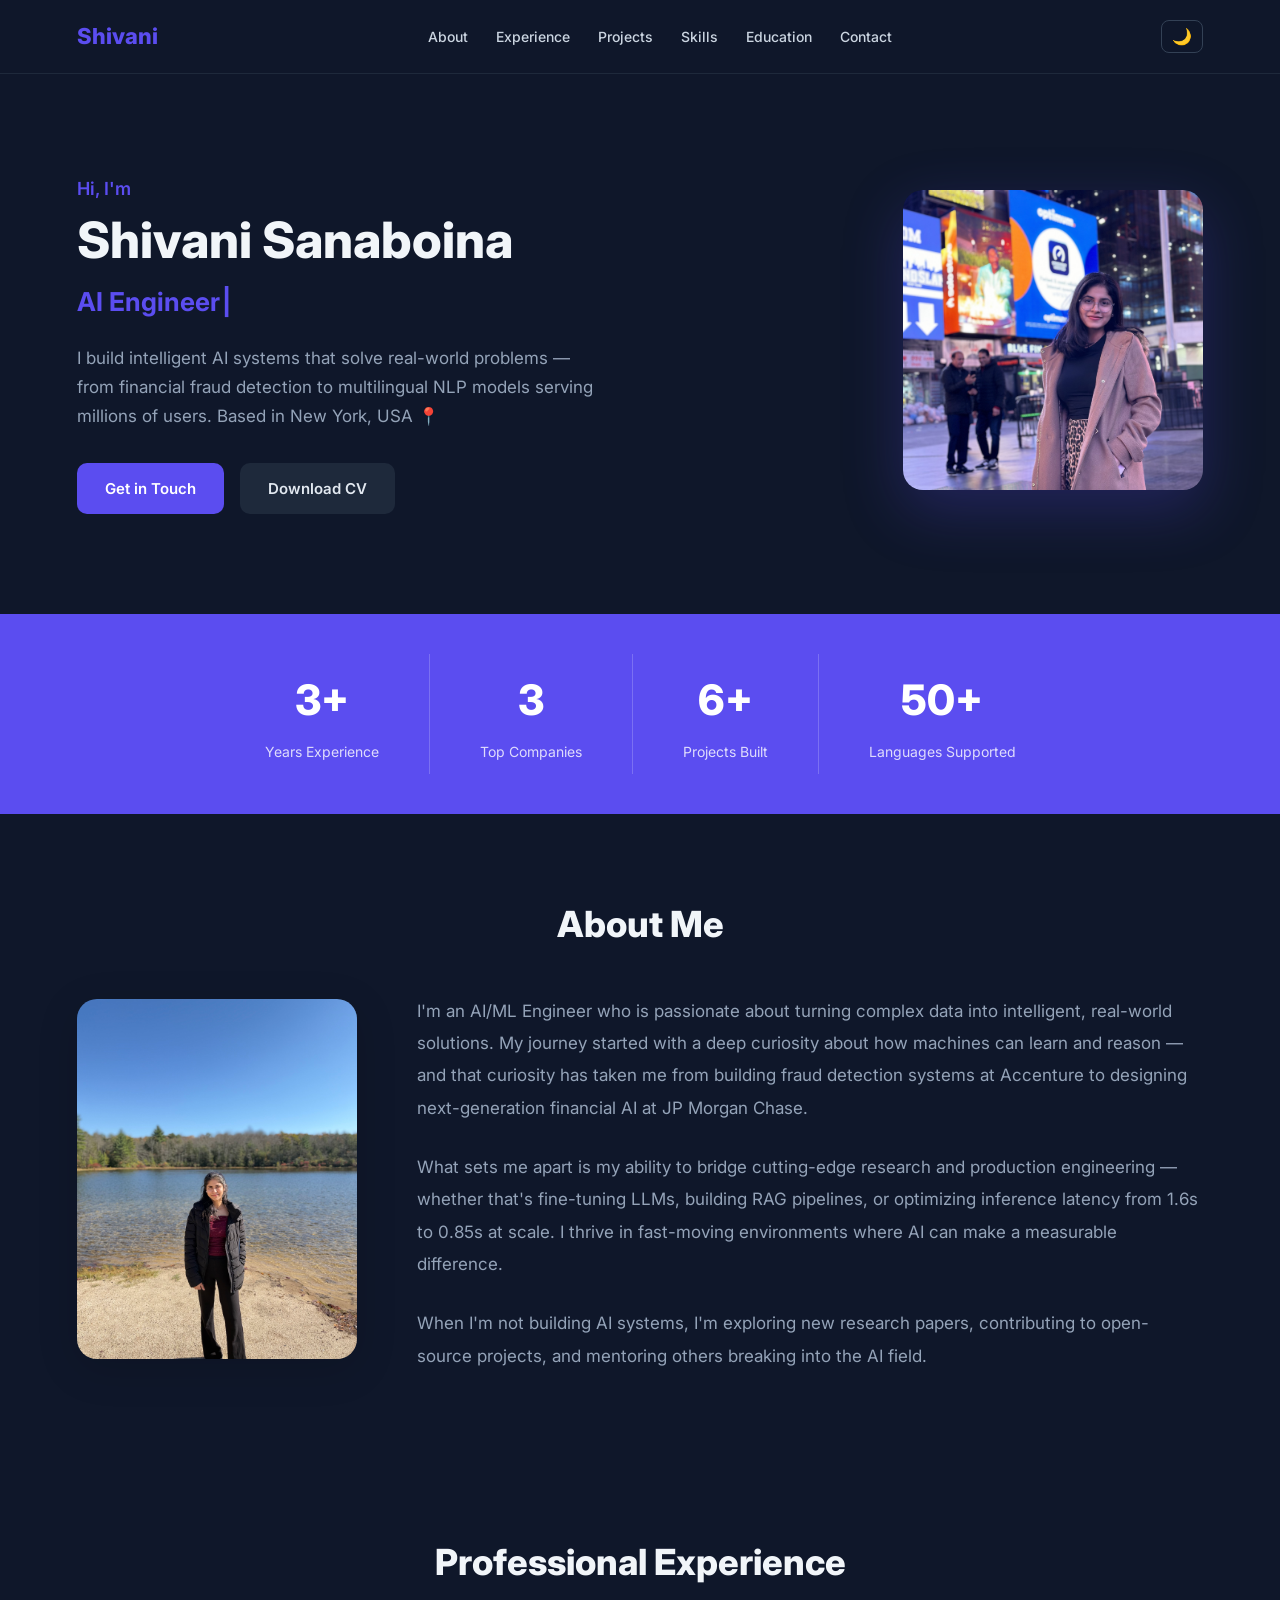
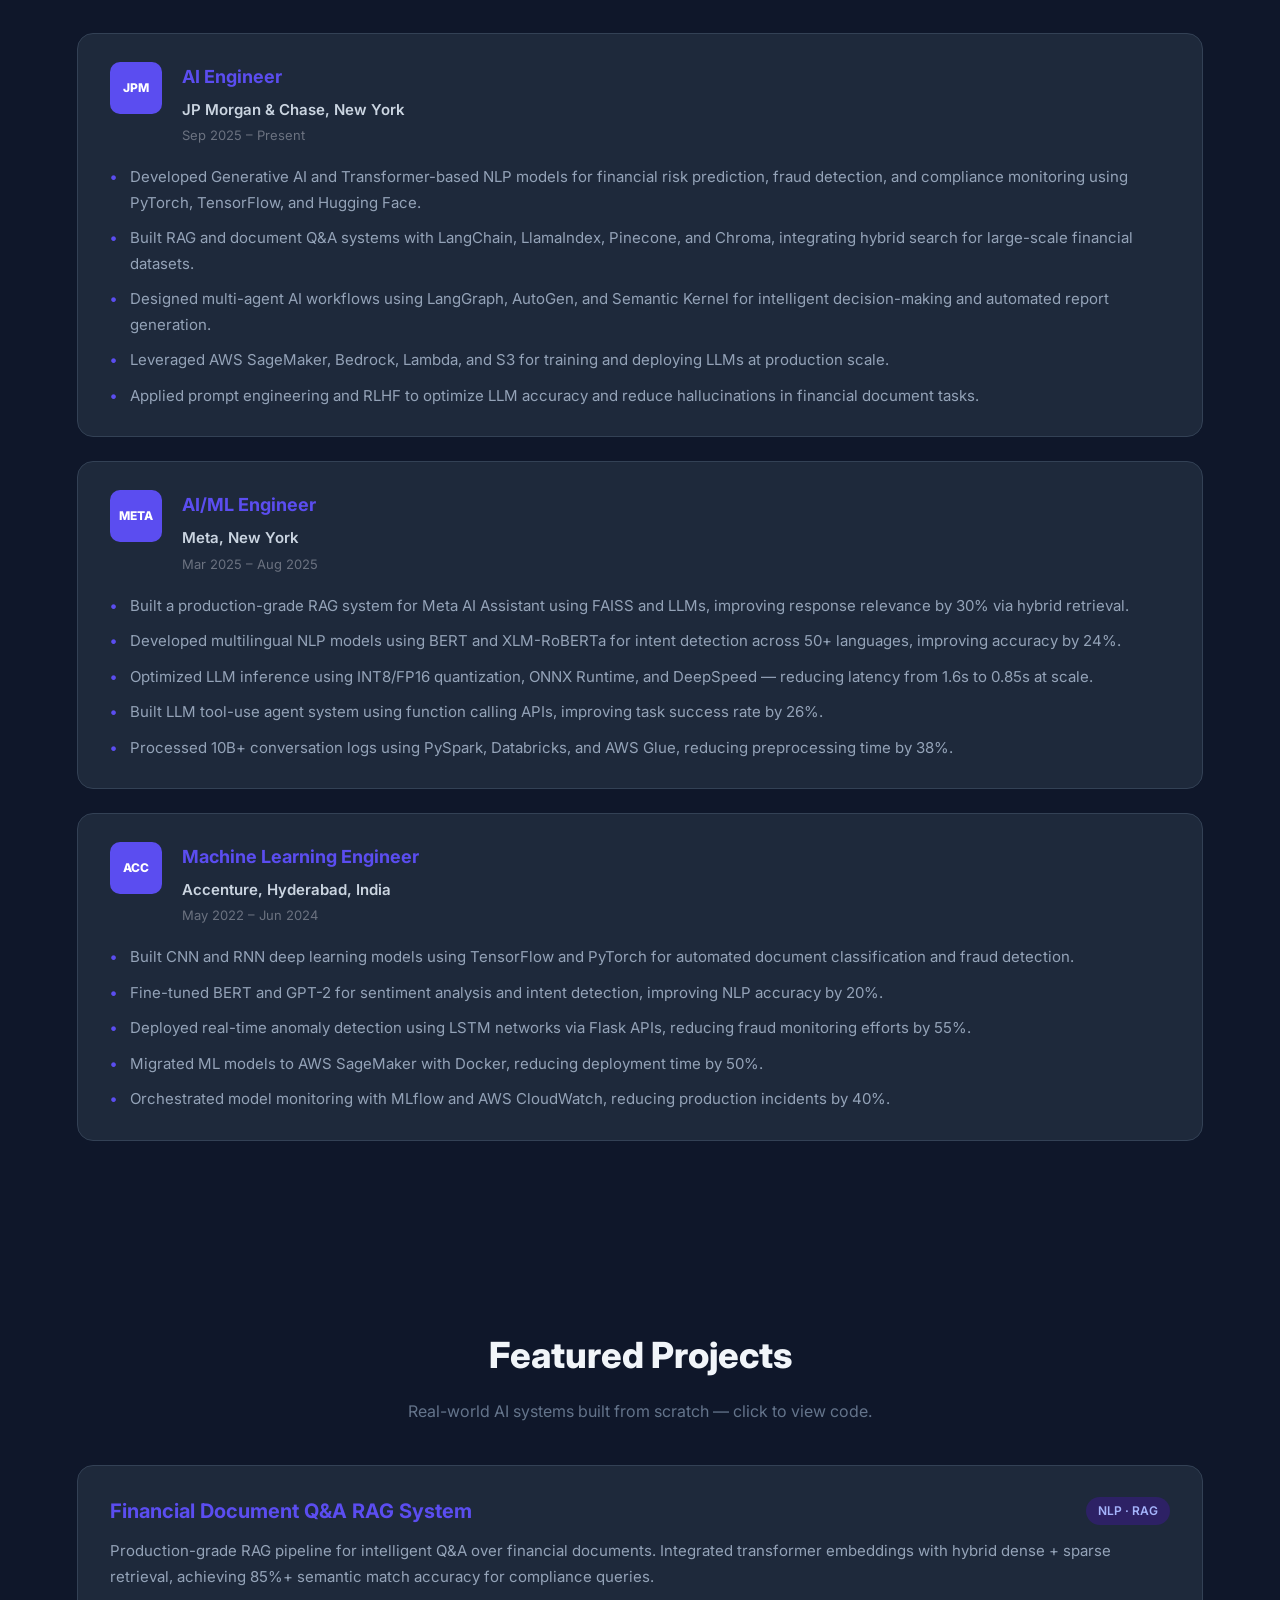
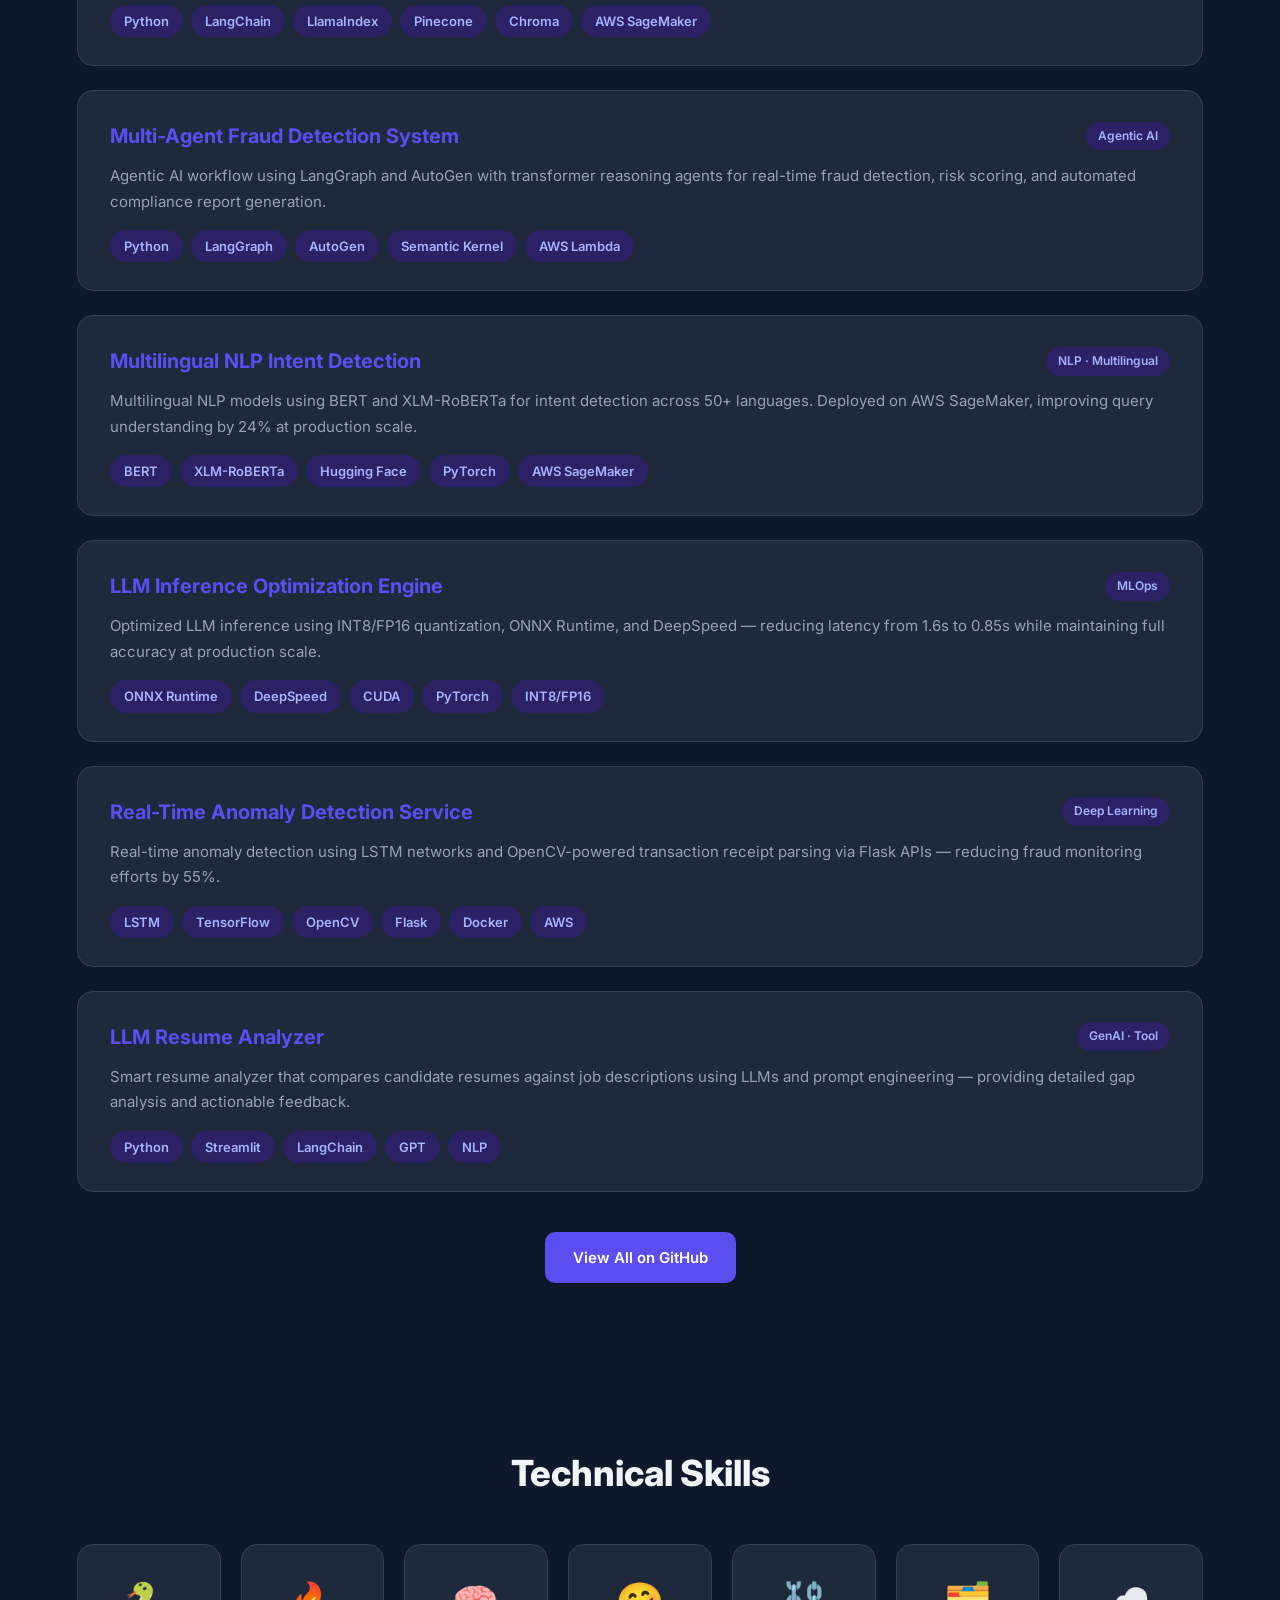
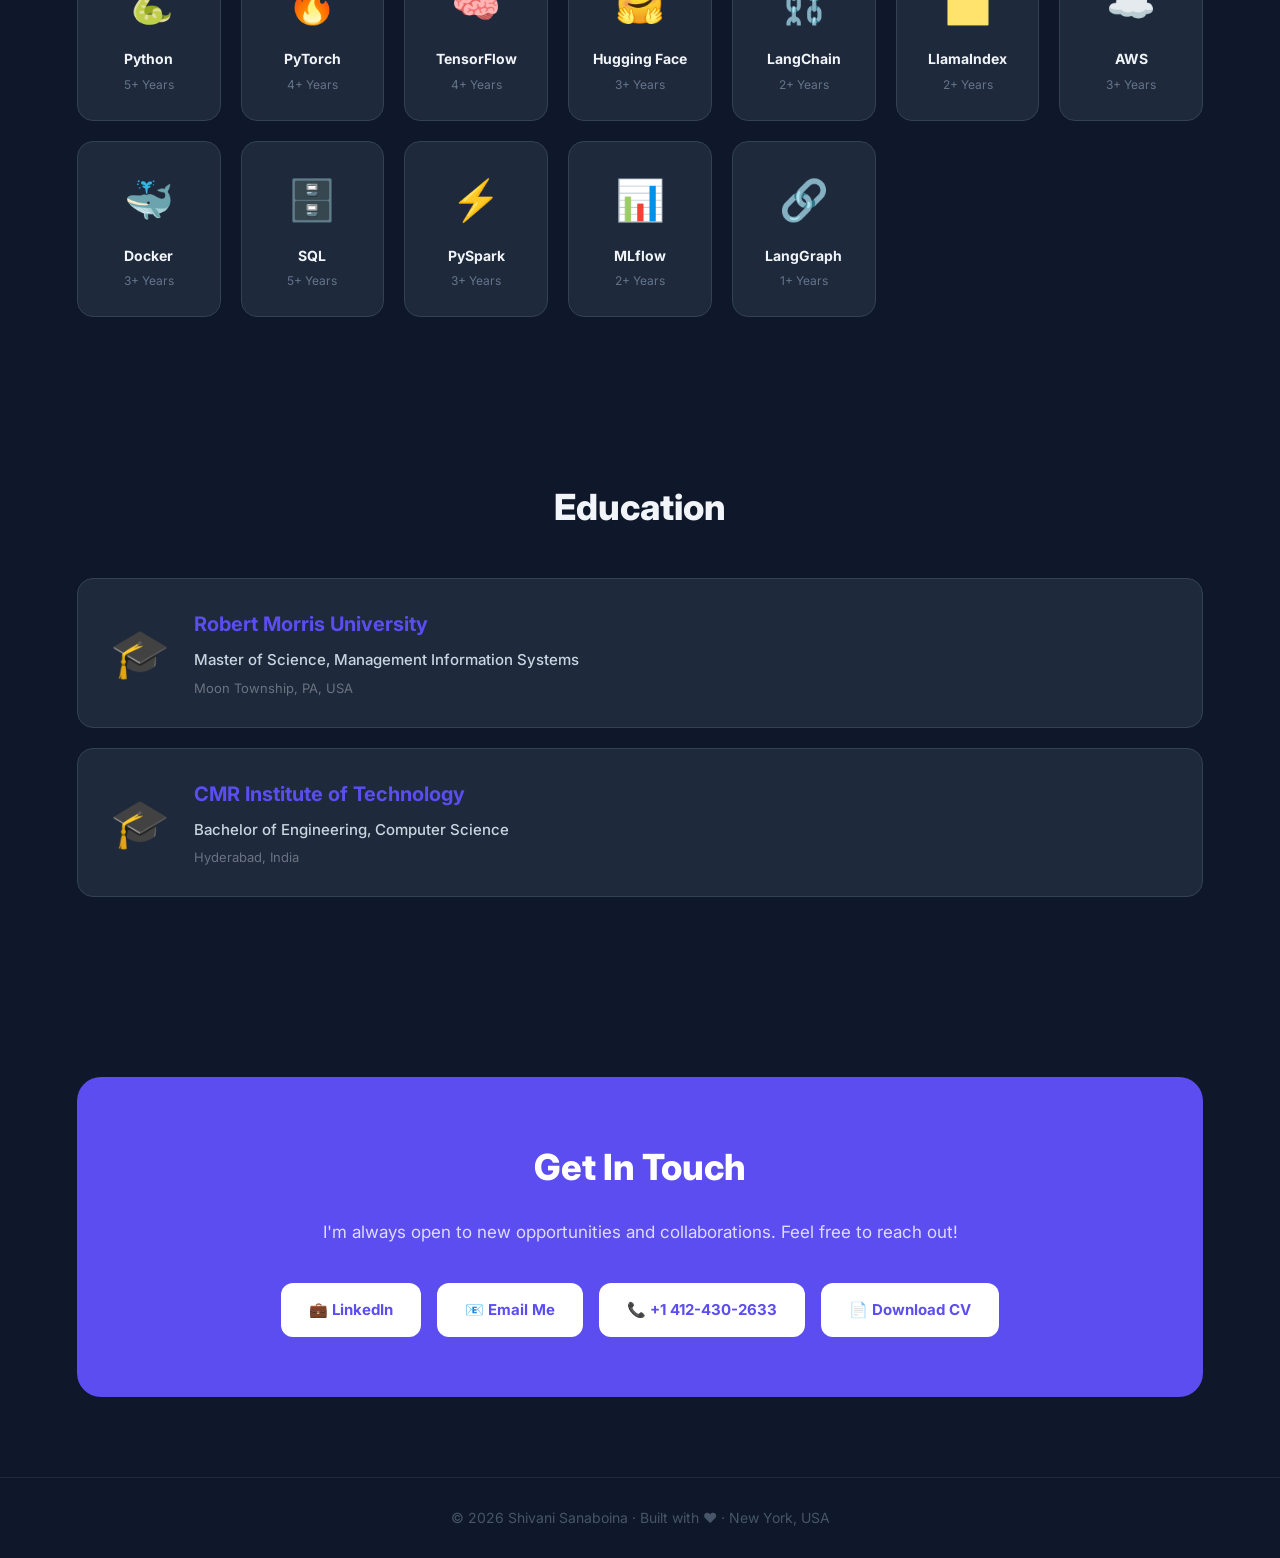
<file: index (2).html>
<!DOCTYPE html>
<html lang="en">
<head>
  <meta charset="UTF-8" />
  <meta name="viewport" content="width=device-width, initial-scale=1.0" />
  <title>Shivani Sanaboina | AI/ML Engineer</title>
  <link href="https://fonts.googleapis.com/css2?family=Inter:wght@400;500;600;700;800&display=swap" rel="stylesheet">
  <link rel="stylesheet" href="style.css" />
</head>
<body class="dark">

  <!-- NAVBAR -->
  <nav>
    <div class="logo">Shivani</div>
    <div class="nav-links">
      <a href="#about">About</a>
      <a href="#experience">Experience</a>
      <a href="#projects">Projects</a>
      <a href="#skills">Skills</a>
      <a href="#education">Education</a>
      <a href="#contact">Contact</a>
    </div>
    <div class="nav-right">
      <button id="theme-toggle">🌙</button>
      <button class="hamburger" id="hamburger">☰</button>
    </div>
  </nav>

  <!-- MOBILE MENU -->
  <div class="mobile-menu" id="mobile-menu">
    <a href="#about" onclick="closeMobileMenu()">About</a>
    <a href="#experience" onclick="closeMobileMenu()">Experience</a>
    <a href="#projects" onclick="closeMobileMenu()">Projects</a>
    <a href="#skills" onclick="closeMobileMenu()">Skills</a>
    <a href="#education" onclick="closeMobileMenu()">Education</a>
    <a href="#contact" onclick="closeMobileMenu()">Contact</a>
  </div>

  <!-- HERO -->
  <section class="hero" id="home">
    <div class="hero-text">
      <p class="hero-greeting">Hi, I'm</p>
      <h1>Shivani Sanaboina</h1>
      <h2 id="typed-text"></h2>
      <p class="hero-desc">
        I build intelligent AI systems that solve real-world problems —
        from financial fraud detection to multilingual NLP models serving millions of users.
        Based in New York, USA 📍
      </p>
      <div class="hero-buttons">
        <a href="mailto:sanaboinashivani7@gmail.com" class="btn">Get in Touch</a>
        <a href="Shivani Sanaboina_AI_Engineer.pdf" target="_blank" class="btn btn-secondary">Download CV</a>
      </div>
    </div>
    <div class="hero-image">
      <img src="IMG_3878.jpg" alt="Shivani Sanaboina" />
    </div>
  </section>

  <!-- STATS -->
  <section class="stats-section">
    <div class="stat">
      <h3>3+</h3>
      <p>Years Experience</p>
    </div>
    <div class="stat">
      <h3>3</h3>
      <p>Top Companies</p>
    </div>
    <div class="stat">
      <h3>6+</h3>
      <p>Projects Built</p>
    </div>
    <div class="stat">
      <h3>50+</h3>
      <p>Languages Supported</p>
    </div>
  </section>

  <!-- ABOUT -->
  <section id="about">
    <h2 class="section-title">About Me</h2>
    <div class="about-section">
      <div class="about-image">
        <img src="IMG_5640.jpg" alt="Shivani About Photo" />
      </div>
      <div class="about-content">
        <p>
          I'm an AI/ML Engineer who is passionate about turning complex data into intelligent,
          real-world solutions. My journey started with a deep curiosity about how machines can
          learn and reason — and that curiosity has taken me from building fraud detection systems
          at Accenture to designing next-generation financial AI at JP Morgan Chase.
        </p>
        <br>
        <p>
          What sets me apart is my ability to bridge cutting-edge research and production
          engineering — whether that's fine-tuning LLMs, building RAG pipelines, or
          optimizing inference latency from 1.6s to 0.85s at scale. I thrive in fast-moving
          environments where AI can make a measurable difference.
        </p>
        <br>
        <p>
          When I'm not building AI systems, I'm exploring new research papers, contributing
          to open-source projects, and mentoring others breaking into the AI field.
        </p>
      </div>
    </div>
  </section>

  <!-- EXPERIENCE -->
  <section id="experience">
    <h2 class="section-title">Professional Experience</h2>

    <div class="experience-card">
      <div class="exp-header">
        <div class="company-logo">JPM</div>
        <div class="exp-meta">
          <h3>AI Engineer</h3>
          <p class="company-name">JP Morgan & Chase, New York</p>
          <p class="exp-date">Sep 2025 – Present</p>
        </div>
      </div>
      <ul class="exp-bullets">
        <li>Developed Generative AI and Transformer-based NLP models for financial risk prediction, fraud detection, and compliance monitoring using PyTorch, TensorFlow, and Hugging Face.</li>
        <li>Built RAG and document Q&A systems with LangChain, LlamaIndex, Pinecone, and Chroma, integrating hybrid search for large-scale financial datasets.</li>
        <li>Designed multi-agent AI workflows using LangGraph, AutoGen, and Semantic Kernel for intelligent decision-making and automated report generation.</li>
        <li>Leveraged AWS SageMaker, Bedrock, Lambda, and S3 for training and deploying LLMs at production scale.</li>
        <li>Applied prompt engineering and RLHF to optimize LLM accuracy and reduce hallucinations in financial document tasks.</li>
      </ul>
    </div>

    <div class="experience-card">
      <div class="exp-header">
        <div class="company-logo">META</div>
        <div class="exp-meta">
          <h3>AI/ML Engineer</h3>
          <p class="company-name">Meta, New York</p>
          <p class="exp-date">Mar 2025 – Aug 2025</p>
        </div>
      </div>
      <ul class="exp-bullets">
        <li>Built a production-grade RAG system for Meta AI Assistant using FAISS and LLMs, improving response relevance by 30% via hybrid retrieval.</li>
        <li>Developed multilingual NLP models using BERT and XLM-RoBERTa for intent detection across 50+ languages, improving accuracy by 24%.</li>
        <li>Optimized LLM inference using INT8/FP16 quantization, ONNX Runtime, and DeepSpeed — reducing latency from 1.6s to 0.85s at scale.</li>
        <li>Built LLM tool-use agent system using function calling APIs, improving task success rate by 26%.</li>
        <li>Processed 10B+ conversation logs using PySpark, Databricks, and AWS Glue, reducing preprocessing time by 38%.</li>
      </ul>
    </div>

    <div class="experience-card">
      <div class="exp-header">
        <div class="company-logo">ACC</div>
        <div class="exp-meta">
          <h3>Machine Learning Engineer</h3>
          <p class="company-name">Accenture, Hyderabad, India</p>
          <p class="exp-date">May 2022 – Jun 2024</p>
        </div>
      </div>
      <ul class="exp-bullets">
        <li>Built CNN and RNN deep learning models using TensorFlow and PyTorch for automated document classification and fraud detection.</li>
        <li>Fine-tuned BERT and GPT-2 for sentiment analysis and intent detection, improving NLP accuracy by 20%.</li>
        <li>Deployed real-time anomaly detection using LSTM networks via Flask APIs, reducing fraud monitoring efforts by 55%.</li>
        <li>Migrated ML models to AWS SageMaker with Docker, reducing deployment time by 50%.</li>
        <li>Orchestrated model monitoring with MLflow and AWS CloudWatch, reducing production incidents by 40%.</li>
      </ul>
    </div>
  </section>

  <!-- PROJECTS -->
  <section id="projects">
    <div class="projects-header">
      <h2 class="section-title">Featured Projects</h2>
      <p class="projects-sub">Real-world AI systems built from scratch — click to view code.</p>
    </div>

    <div class="project">
      <div class="project-top">
        <h3>Financial Document Q&A RAG System</h3>
        <span class="project-badge">NLP · RAG</span>
      </div>
      <p>Production-grade RAG pipeline for intelligent Q&A over financial documents. Integrated transformer embeddings with hybrid dense + sparse retrieval, achieving 85%+ semantic match accuracy for compliance queries.</p>
      <div class="tags">
        <span class="tag">Python</span>
        <span class="tag">LangChain</span>
        <span class="tag">LlamaIndex</span>
        <span class="tag">Pinecone</span>
        <span class="tag">Chroma</span>
        <span class="tag">AWS SageMaker</span>
      </div>
    </div>

    <div class="project">
      <div class="project-top">
        <h3>Multi-Agent Fraud Detection System</h3>
        <span class="project-badge">Agentic AI</span>
      </div>
      <p>Agentic AI workflow using LangGraph and AutoGen with transformer reasoning agents for real-time fraud detection, risk scoring, and automated compliance report generation.</p>
      <div class="tags">
        <span class="tag">Python</span>
        <span class="tag">LangGraph</span>
        <span class="tag">AutoGen</span>
        <span class="tag">Semantic Kernel</span>
        <span class="tag">AWS Lambda</span>
      </div>
    </div>

    <div class="project">
      <div class="project-top">
        <h3>Multilingual NLP Intent Detection</h3>
        <span class="project-badge">NLP · Multilingual</span>
      </div>
      <p>Multilingual NLP models using BERT and XLM-RoBERTa for intent detection across 50+ languages. Deployed on AWS SageMaker, improving query understanding by 24% at production scale.</p>
      <div class="tags">
        <span class="tag">BERT</span>
        <span class="tag">XLM-RoBERTa</span>
        <span class="tag">Hugging Face</span>
        <span class="tag">PyTorch</span>
        <span class="tag">AWS SageMaker</span>
      </div>
    </div>

    <div class="project">
      <div class="project-top">
        <h3>LLM Inference Optimization Engine</h3>
        <span class="project-badge">MLOps</span>
      </div>
      <p>Optimized LLM inference using INT8/FP16 quantization, ONNX Runtime, and DeepSpeed — reducing latency from 1.6s to 0.85s while maintaining full accuracy at production scale.</p>
      <div class="tags">
        <span class="tag">ONNX Runtime</span>
        <span class="tag">DeepSpeed</span>
        <span class="tag">CUDA</span>
        <span class="tag">PyTorch</span>
        <span class="tag">INT8/FP16</span>
      </div>
    </div>

    <div class="project">
      <div class="project-top">
        <h3>Real-Time Anomaly Detection Service</h3>
        <span class="project-badge">Deep Learning</span>
      </div>
      <p>Real-time anomaly detection using LSTM networks and OpenCV-powered transaction receipt parsing via Flask APIs — reducing fraud monitoring efforts by 55%.</p>
      <div class="tags">
        <span class="tag">LSTM</span>
        <span class="tag">TensorFlow</span>
        <span class="tag">OpenCV</span>
        <span class="tag">Flask</span>
        <span class="tag">Docker</span>
        <span class="tag">AWS</span>
      </div>
    </div>

    <div class="project">
      <div class="project-top">
        <h3>LLM Resume Analyzer</h3>
        <span class="project-badge">GenAI · Tool</span>
      </div>
      <p>Smart resume analyzer that compares candidate resumes against job descriptions using LLMs and prompt engineering — providing detailed gap analysis and actionable feedback.</p>
      <div class="tags">
        <span class="tag">Python</span>
        <span class="tag">Streamlit</span>
        <span class="tag">LangChain</span>
        <span class="tag">GPT</span>
        <span class="tag">NLP</span>
      </div>
    </div>

    <div class="view-all">
      <a href="https://github.com/shivani-sanaboina" target="_blank" class="btn">View All on GitHub</a>
    </div>
  </section>

  <!-- SKILLS -->
  <section id="skills">
    <h2 class="section-title">Technical Skills</h2>
    <div class="skills-icons-grid">

      <div class="skill-icon-card">
        <div class="skill-icon">🐍</div>
        <p class="skill-name">Python</p>
        <p class="skill-years">5+ Years</p>
      </div>
      <div class="skill-icon-card">
        <div class="skill-icon">🔥</div>
        <p class="skill-name">PyTorch</p>
        <p class="skill-years">4+ Years</p>
      </div>
      <div class="skill-icon-card">
        <div class="skill-icon">🧠</div>
        <p class="skill-name">TensorFlow</p>
        <p class="skill-years">4+ Years</p>
      </div>
      <div class="skill-icon-card">
        <div class="skill-icon">🤗</div>
        <p class="skill-name">Hugging Face</p>
        <p class="skill-years">3+ Years</p>
      </div>
      <div class="skill-icon-card">
        <div class="skill-icon">⛓️</div>
        <p class="skill-name">LangChain</p>
        <p class="skill-years">2+ Years</p>
      </div>
      <div class="skill-icon-card">
        <div class="skill-icon">🗂️</div>
        <p class="skill-name">LlamaIndex</p>
        <p class="skill-years">2+ Years</p>
      </div>
      <div class="skill-icon-card">
        <div class="skill-icon">☁️</div>
        <p class="skill-name">AWS</p>
        <p class="skill-years">3+ Years</p>
      </div>
      <div class="skill-icon-card">
        <div class="skill-icon">🐳</div>
        <p class="skill-name">Docker</p>
        <p class="skill-years">3+ Years</p>
      </div>
      <div class="skill-icon-card">
        <div class="skill-icon">🗄️</div>
        <p class="skill-name">SQL</p>
        <p class="skill-years">5+ Years</p>
      </div>
      <div class="skill-icon-card">
        <div class="skill-icon">⚡</div>
        <p class="skill-name">PySpark</p>
        <p class="skill-years">3+ Years</p>
      </div>
      <div class="skill-icon-card">
        <div class="skill-icon">📊</div>
        <p class="skill-name">MLflow</p>
        <p class="skill-years">2+ Years</p>
      </div>
      <div class="skill-icon-card">
        <div class="skill-icon">🔗</div>
        <p class="skill-name">LangGraph</p>
        <p class="skill-years">1+ Years</p>
      </div>

    </div>
  </section>

  <!-- EDUCATION -->
  <section id="education">
    <h2 class="section-title">Education</h2>
    <div class="education-card">
      <div class="edu-logo">🎓</div>
      <div class="edu-info">
        <h3>Robert Morris University</h3>
        <p class="edu-degree">Master of Science, Management Information Systems</p>
        <p class="edu-location">Moon Township, PA, USA</p>
      </div>
    </div>
    <div class="education-card">
      <div class="edu-logo">🎓</div>
      <div class="edu-info">
        <h3>CMR Institute of Technology</h3>
        <p class="edu-degree">Bachelor of Engineering, Computer Science</p>
        <p class="edu-location">Hyderabad, India</p>
      </div>
    </div>
  </section>

  <!-- CONTACT -->
  <section id="contact">
    <div class="contact-box">
      <h2 class="section-title" style="color:white;">Get In Touch</h2>
      <p class="contact-sub">I'm always open to new opportunities and collaborations. Feel free to reach out!</p>
      <div class="contact-buttons">
        <a href="https://www.linkedin.com/in/shivani-sanaboina" target="_blank" class="contact-btn">
          💼 LinkedIn
        </a>
        <a href="mailto:sanaboinashivani7@gmail.com" class="contact-btn">
          📧 Email Me
        </a>
        <a href="tel:+14124302633" class="contact-btn">
          📞 +1 412-430-2633
        </a>
        <a href="Shivani Sanaboina_AI_Engineer.pdf" target="_blank" class="contact-btn">
          📄 Download CV
        </a>
      </div>
    </div>
  </section>

  <!-- FOOTER -->
  <footer>
    <p>© 2026 Shivani Sanaboina · Built with ❤️ · New York, USA</p>
  </footer>

  <script>
    // Theme toggle
    const toggle = document.getElementById("theme-toggle");
    toggle.addEventListener("click", () => {
      document.body.classList.toggle("dark");
      const isDark = document.body.classList.contains("dark");
      toggle.textContent = isDark ? "🌙" : "☀️";
    });

    // Hamburger
    const hamburger = document.getElementById("hamburger");
    const mobileMenu = document.getElementById("mobile-menu");
    hamburger.addEventListener("click", () => {
      mobileMenu.classList.toggle("open");
    });
    function closeMobileMenu() {
      mobileMenu.classList.remove("open");
    }

    // Typing animation
    const roles = ["AI Engineer", "ML Engineer", "GenAI Specialist", "LLM Developer"];
    let roleIndex = 0;
    let charIndex = 0;
    let isDeleting = false;
    const typedEl = document.getElementById("typed-text");

    function type() {
      const current = roles[roleIndex];
      if (isDeleting) {
        typedEl.textContent = current.substring(0, charIndex--);
      } else {
        typedEl.textContent = current.substring(0, charIndex++);
      }
      if (!isDeleting && charIndex === current.length + 1) {
        setTimeout(() => isDeleting = true, 1500);
      } else if (isDeleting && charIndex === 0) {
        isDeleting = false;
        roleIndex = (roleIndex + 1) % roles.length;
      }
      setTimeout(type, isDeleting ? 60 : 100);
    }
    type();
  </script>

</body>
</html>
</file>
<file: style.css>
* { margin: 0; padding: 0; box-sizing: border-box; }

body {
  font-family: 'Inter', Arial, sans-serif;
  line-height: 1.7;
  transition: background 0.3s, color 0.3s;
  background: #f9fafb;
  color: #111827;
}
body.dark { background: #0f172a; color: #e2e8f0; }

/* NAVBAR */
nav {
  display: flex;
  align-items: center;
  justify-content: space-between;
  padding: 18px 6%;
  position: sticky;
  top: 0;
  z-index: 1000;
  background: #f9fafb;
  border-bottom: 1px solid #e5e7eb;
  transition: background 0.3s;
}
body.dark nav { background: #0f172a; border-bottom: 1px solid #1e293b; }

.logo { font-size: 22px; font-weight: 800; color: #5b4df0; }

.nav-links { display: flex; gap: 28px; }
.nav-links a { color: #374151; text-decoration: none; font-size: 14px; font-weight: 500; transition: color 0.2s; }
.nav-links a:hover { color: #5b4df0; }
body.dark .nav-links a { color: #cbd5e1; }
body.dark .nav-links a:hover { color: #818cf8; }

.nav-right { display: flex; align-items: center; gap: 12px; }

#theme-toggle {
  background: none;
  border: 1.5px solid #d1d5db;
  padding: 6px 10px;
  border-radius: 8px;
  cursor: pointer;
  font-size: 16px;
}
body.dark #theme-toggle { border-color: #334155; }

.hamburger { display: none; background: none; border: none; font-size: 22px; cursor: pointer; color: #374151; }
body.dark .hamburger { color: #e2e8f0; }

.mobile-menu {
  display: none;
  flex-direction: column;
  background: #f9fafb;
  padding: 20px 6%;
  gap: 16px;
  border-bottom: 1px solid #e5e7eb;
}
body.dark .mobile-menu { background: #0f172a; border-bottom: 1px solid #1e293b; }
.mobile-menu.open { display: flex; }
.mobile-menu a { color: #374151; text-decoration: none; font-size: 17px; font-weight: 500; }
body.dark .mobile-menu a { color: #cbd5e1; }

/* HERO */
.hero {
  display: flex;
  align-items: center;
  justify-content: space-between;
  gap: 60px;
  padding: 100px 6%;
  background: #f9fafb;
  transition: background 0.3s;
}
body.dark .hero { background: #0f172a; }

.hero-greeting { color: #5b4df0; font-size: 18px; font-weight: 600; margin-bottom: 8px; }

.hero h1 { font-size: 50px; font-weight: 800; color: #111827; line-height: 1.1; margin-bottom: 12px; }
body.dark .hero h1 { color: #f1f5f9; }

.hero h2 {
  font-size: 26px;
  font-weight: 700;
  color: #5b4df0;
  margin-bottom: 20px;
  min-height: 36px;
}
.hero h2::after { content: "|"; animation: blink 1s infinite; margin-left: 2px; }
@keyframes blink { 0%,100% { opacity: 1; } 50% { opacity: 0; } }

.hero-desc { font-size: 17px; color: #4b5563; max-width: 520px; margin-bottom: 32px; }
body.dark .hero-desc { color: #94a3b8; }

.hero-buttons { display: flex; gap: 16px; flex-wrap: wrap; }

.hero-image img {
  width: 300px;
  height: 300px;
  border-radius: 20px;
  object-fit: cover;
  box-shadow: 0 20px 60px rgba(91,77,240,0.25);
}

/* BUTTONS */
.btn {
  background: #5b4df0;
  color: white;
  padding: 13px 28px;
  border-radius: 10px;
  text-decoration: none;
  font-size: 15px;
  font-weight: 600;
  display: inline-block;
  transition: background 0.2s, transform 0.2s;
}
.btn:hover { background: #4338ca; transform: translateY(-2px); }

.btn-secondary { background: #e5e7eb; color: #111827; }
.btn-secondary:hover { background: #d1d5db; }
body.dark .btn-secondary { background: #1e293b; color: #e2e8f0; }
body.dark .btn-secondary:hover { background: #334155; }

/* STATS */
.stats-section {
  display: flex;
  justify-content: center;
  gap: 0;
  background: #5b4df0;
  padding: 40px 6%;
  flex-wrap: wrap;
}
.stat {
  text-align: center;
  padding: 10px 50px;
  border-right: 1px solid rgba(255,255,255,0.2);
}
.stat:last-child { border-right: none; }
.stat h3 { font-size: 42px; font-weight: 800; color: white; }
.stat p { font-size: 14px; color: rgba(255,255,255,0.8); margin-top: 4px; }

/* SECTIONS */
section { padding: 80px 6%; }

.section-title {
  font-size: 36px;
  font-weight: 800;
  color: #111827;
  margin-bottom: 40px;
  text-align: center;
}
body.dark .section-title { color: #f1f5f9; }

/* ABOUT */
.about-section { display: flex; align-items: center; justify-content: center; gap: 60px; }
.about-image img { width: 280px; height: 360px; object-fit: cover; border-radius: 20px; box-shadow: 0 10px 40px rgba(0,0,0,0.15); }
.about-content p { font-size: 17px; color: #4b5563; line-height: 1.9; }
body.dark .about-content p { color: #94a3b8; }

/* EXPERIENCE */
.experience-card {
  background: #ffffff;
  border: 1px solid #e5e7eb;
  border-radius: 16px;
  padding: 28px 32px;
  margin-bottom: 24px;
  transition: background 0.3s, border-color 0.3s;
}
body.dark .experience-card { background: #1e293b; border-color: #334155; }

.exp-header { display: flex; align-items: flex-start; gap: 20px; margin-bottom: 18px; }

.company-logo {
  background: #5b4df0;
  color: white;
  font-size: 12px;
  font-weight: 800;
  width: 52px;
  height: 52px;
  border-radius: 10px;
  display: flex;
  align-items: center;
  justify-content: center;
  flex-shrink: 0;
}

.exp-meta h3 { font-size: 18px; font-weight: 700; color: #5b4df0; margin-bottom: 4px; }
.company-name { font-size: 15px; font-weight: 600; color: #374151; }
body.dark .company-name { color: #cbd5e1; }
.exp-date { font-size: 13px; color: #6b7280; margin-top: 2px; }

.exp-bullets { list-style: none; padding: 0; display: flex; flex-direction: column; gap: 10px; }
.exp-bullets li { font-size: 15px; color: #4b5563; padding-left: 20px; position: relative; }
.exp-bullets li::before { content: "•"; color: #5b4df0; position: absolute; left: 0; font-weight: bold; }
body.dark .exp-bullets li { color: #94a3b8; }

/* PROJECTS */
.projects-header { text-align: center; margin-bottom: 40px; }
.projects-sub { color: #6b7280; font-size: 16px; margin-top: -28px; }
body.dark .projects-sub { color: #64748b; }

.project {
  background: #ffffff;
  border: 1px solid #e5e7eb;
  border-radius: 16px;
  padding: 28px 32px;
  margin-bottom: 24px;
  transition: background 0.3s, transform 0.2s;
}
.project:hover { transform: translateY(-3px); box-shadow: 0 12px 40px rgba(91,77,240,0.1); }
body.dark .project { background: #1e293b; border-color: #334155; }

.project-top { display: flex; align-items: center; justify-content: space-between; margin-bottom: 10px; flex-wrap: wrap; gap: 10px; }
.project h3 { font-size: 20px; font-weight: 700; color: #5b4df0; }
.project-badge { background: #ede9fe; color: #5b4df0; font-size: 12px; font-weight: 600; padding: 4px 12px; border-radius: 999px; }
body.dark .project-badge { background: #2d2165; color: #a5b4fc; }

.project p { font-size: 15px; color: #4b5563; margin-bottom: 16px; }
body.dark .project p { color: #94a3b8; }

.tags { display: flex; flex-wrap: wrap; gap: 8px; margin-top: 8px; }
.tag { background: #ede9fe; color: #5b4df0; font-size: 13px; font-weight: 600; padding: 5px 14px; border-radius: 999px; }
body.dark .tag { background: #2d2165; color: #a5b4fc; }

.view-all { text-align: center; margin-top: 40px; }

/* SKILLS ICONS */
.skills-icons-grid {
  display: grid;
  grid-template-columns: repeat(auto-fill, minmax(130px, 1fr));
  gap: 20px;
}

.skill-icon-card {
  background: #ffffff;
  border: 1px solid #e5e7eb;
  border-radius: 16px;
  padding: 24px 16px;
  text-align: center;
  transition: background 0.3s, transform 0.2s;
}
.skill-icon-card:hover { transform: translateY(-4px); box-shadow: 0 10px 30px rgba(91,77,240,0.15); }
body.dark .skill-icon-card { background: #1e293b; border-color: #334155; }

.skill-icon { font-size: 40px; margin-bottom: 10px; }
.skill-name { font-size: 14px; font-weight: 700; color: #111827; }
body.dark .skill-name { color: #f1f5f9; }
.skill-years { font-size: 12px; color: #6b7280; margin-top: 4px; }
body.dark .skill-years { color: #64748b; }

/* EDUCATION */
.education-card {
  background: #ffffff;
  border: 1px solid #e5e7eb;
  border-radius: 16px;
  padding: 28px 32px;
  margin-bottom: 20px;
  display: flex;
  align-items: center;
  gap: 24px;
  transition: background 0.3s;
}
body.dark .education-card { background: #1e293b; border-color: #334155; }

.edu-logo { font-size: 48px; }

.edu-info h3 { font-size: 20px; font-weight: 700; color: #5b4df0; margin-bottom: 6px; }
.edu-degree { font-size: 15px; color: #374151; font-weight: 500; }
body.dark .edu-degree { color: #cbd5e1; }
.edu-location { font-size: 13px; color: #6b7280; margin-top: 4px; }

/* CONTACT */
#contact { padding: 80px 6%; }

.contact-box {
  background: #5b4df0;
  border-radius: 24px;
  padding: 60px 40px;
  text-align: center;
}

.contact-sub {
  font-size: 17px;
  color: rgba(255,255,255,0.8);
  margin-bottom: 36px;
  margin-top: -20px;
}

.contact-buttons {
  display: flex;
  flex-wrap: wrap;
  gap: 16px;
  justify-content: center;
}

.contact-btn {
  background: white;
  color: #5b4df0;
  padding: 14px 28px;
  border-radius: 12px;
  text-decoration: none;
  font-size: 15px;
  font-weight: 700;
  transition: transform 0.2s, box-shadow 0.2s;
}
.contact-btn:hover { transform: translateY(-2px); box-shadow: 0 8px 20px rgba(0,0,0,0.15); }

/* FOOTER */
footer {
  text-align: center;
  padding: 28px;
  color: #6b7280;
  font-size: 14px;
  border-top: 1px solid #e5e7eb;
}
body.dark footer { border-top: 1px solid #1e293b; color: #475569; }

/* MOBILE */
@media (max-width: 768px) {
  .nav-links { display: none; }
  .hamburger { display: block; }

  .hero { flex-direction: column; text-align: center; padding: 60px 6%; gap: 40px; }
  .hero h1 { font-size: 34px; }
  .hero h2 { font-size: 20px; }
  .hero-desc { font-size: 15px; }
  .hero-image img { width: 200px; height: 200px; border-radius: 50%; }
  .hero-buttons { justify-content: center; }

  .stats-section { gap: 0; }
  .stat { padding: 16px 24px; border-right: none; border-bottom: 1px solid rgba(255,255,255,0.2); width: 50%; }

  .about-section { flex-direction: column; text-align: center; }
  .about-image img { width: 240px; height: 300px; }

  .section-title { font-size: 28px; }
  .exp-header { flex-direction: column; gap: 12px; }
  section { padding: 60px 5%; }

  .skills-icons-grid { grid-template-columns: repeat(3, 1fr); }

  .education-card { flex-direction: column; text-align: center; }

  .contact-box { padding: 40px 20px; }
  .contact-buttons { flex-direction: column; align-items: center; }
  .contact-btn { width: 80%; text-align: center; }
}
</file>
